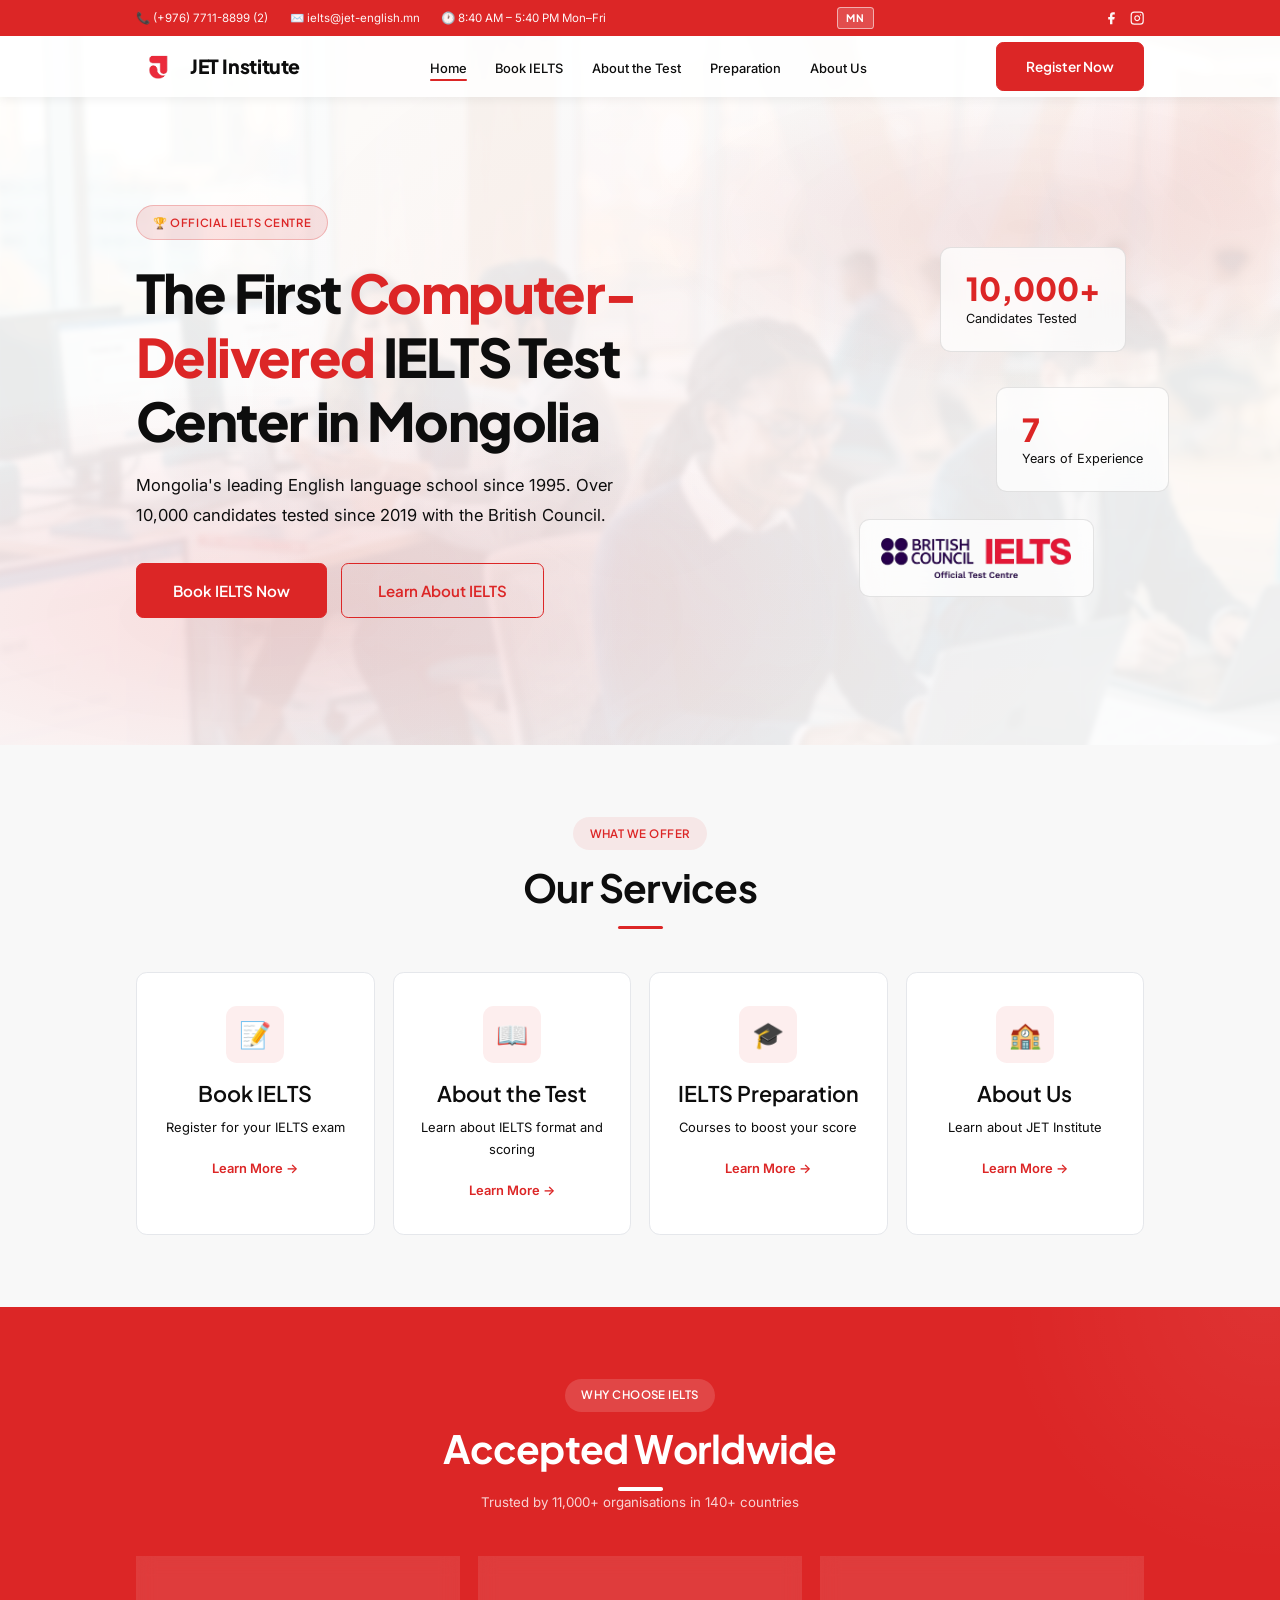
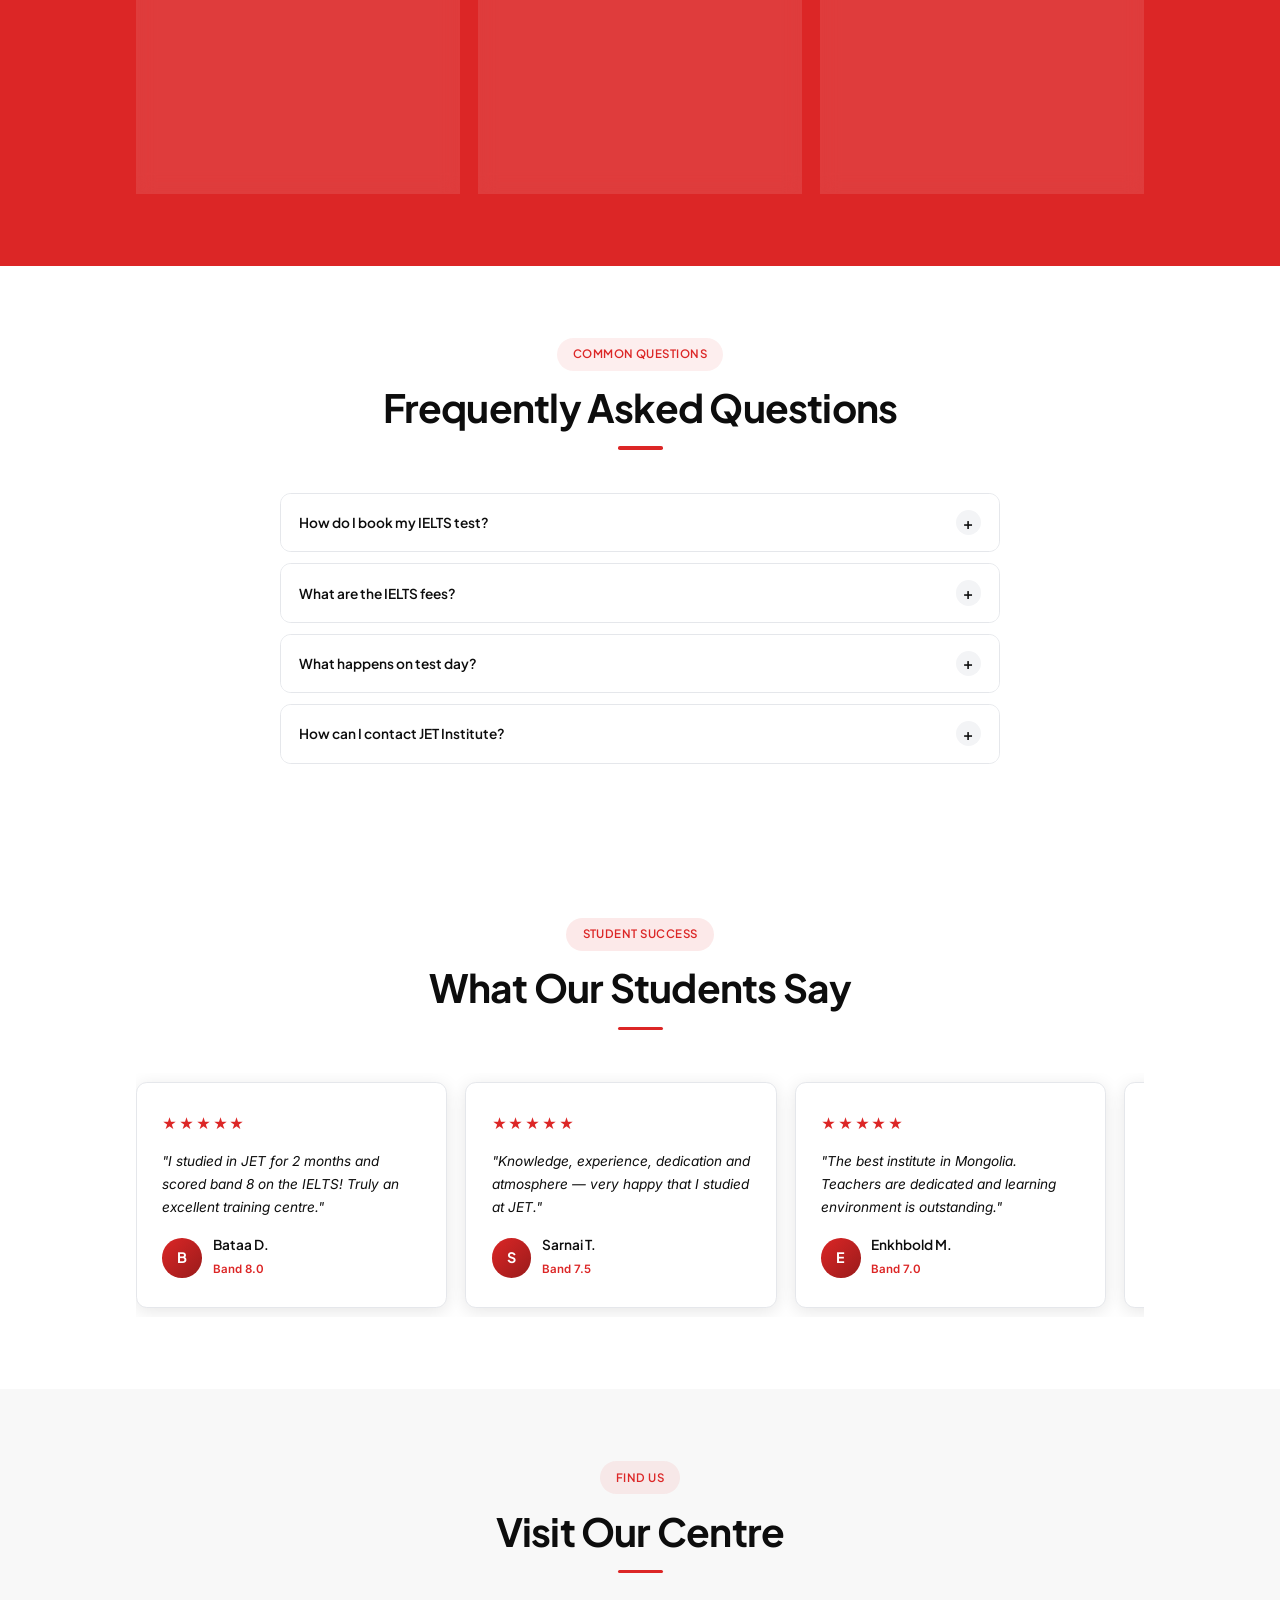
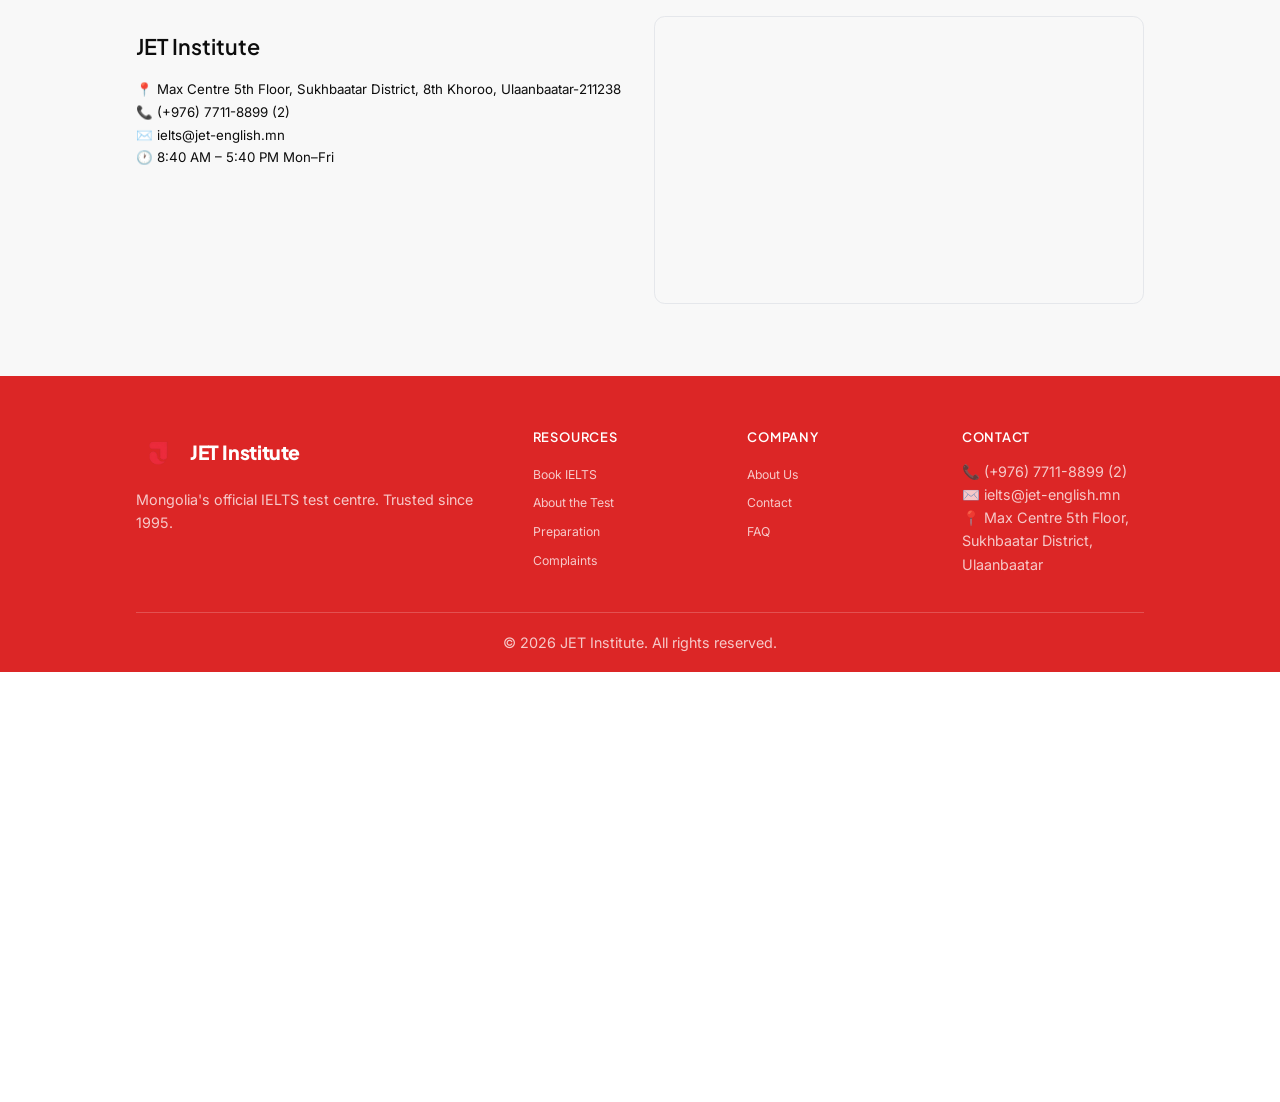
<file: index.html>
<!DOCTYPE html>
<html lang="en">
<head>
    <meta charset="UTF-8">
    <meta name="viewport" content="width=device-width, initial-scale=1.0">
    <title>JET Institute — Mongolia's Official IELTS Test Centre</title>
    <meta name="description" content="JET Institute is Mongolia's first computer-delivered IELTS test centre and official British Council partner. Book your IELTS test, view test dates, fees, and preparation resources.">
    <meta property="og:type" content="website">
    <meta property="og:site_name" content="JET Institute">
    <meta property="og:title" content="JET Institute — Mongolia's Official IELTS Test Centre">
    <meta property="og:description" content="JET Institute is Mongolia's first computer-delivered IELTS test centre and official British Council partner. Book your IELTS test, view test dates, fees, and preparation resources.">
    <meta property="og:url" content="https://jetinstitute.mn/">
    <meta property="og:image" content="https://jetinstitute.mn/images/Newlogo.png">
    <meta name="twitter:card" content="summary">
    <meta name="twitter:title" content="JET Institute — Mongolia's Official IELTS Test Centre">
    <meta name="twitter:description" content="JET Institute is Mongolia's first computer-delivered IELTS test centre and official British Council partner.">
    <meta name="twitter:image" content="https://jetinstitute.mn/images/Newlogo.png">
    <link rel="icon" type="image/png" sizes="32x32" href="images/Newlogo.png">
    <link rel="icon" type="image/png" sizes="16x16" href="images/Newlogo.png">
    <link rel="apple-touch-icon" sizes="180x180" href="images/Newlogo.png">
    <link rel="canonical" href="https://jetinstitute.mn/">
    <link rel="stylesheet" href="css/style.css">
</head>
<body>

    <!-- Top Contact Bar -->
    <div class="top-bar">
        <div class="container">
            <div class="top-bar-content">
                <span>📞 (+976) 7711-8899 (2)</span>
                <span>✉️ ielts@jet-english.mn</span>
                <span>🕐 8:40 AM – 5:40 PM Mon–Fri</span>
            </div>
            <button class="lang-toggle" id="lang-toggle" aria-label="Switch language">MN</button>
            <div class="top-bar-social">
                <a href="https://www.facebook.com/Jettestcenter" target="_blank" rel="noopener" aria-label="Facebook">
                    <svg width="16" height="16" viewBox="0 0 24 24" fill="currentColor"><path d="M18 2h-3a5 5 0 0 0-5 5v3H7v4h3v8h4v-8h3l1-4h-4V7a1 1 0 0 1 1-1h3z"/></svg>
                </a>
                <a href="https://www.instagram.com/ieltsofficial_jet/" target="_blank" rel="noopener" aria-label="Instagram">
                    <svg width="16" height="16" viewBox="0 0 24 24" fill="none" stroke="currentColor" stroke-width="2" stroke-linecap="round" stroke-linejoin="round"><rect x="2" y="2" width="20" height="20" rx="5" ry="5"/><path d="M16 11.37A4 4 0 1 1 12.63 8 4 4 0 0 1 16 11.37z"/><line x1="17.5" y1="6.5" x2="17.51" y2="6.5"/></svg>
                </a>
            </div>
        </div>
    </div>

    <!-- Navbar -->
    <header>
        <nav class="navbar">
            <div class="container">
                <div class="nav-content">
                    <a href="index.html" class="logo">
                        <img src="images/Newlogo.png" alt="JET Institute logo" class="logo-img">
                        JET Institute
                    </a>
                    <ul class="nav-links">
                        <li><a href="index.html" class="active" data-i18n="nav_home">Home</a></li>
                        <li><a href="book-ielts.html" data-i18n="nav_book">Book IELTS</a></li>
                        <li><a href="about-test.html" data-i18n="nav_test">About the Test</a></li>
                        <li><a href="preparation.html" data-i18n="nav_prep">Preparation</a></li>
                        <li><a href="about.html" data-i18n="nav_about">About Us</a></li>
                    </ul>
                    <a href="book-ielts.html" class="btn btn-primary nav-cta" data-i18n="nav_register">Register Now</a>
                    <button class="nav-hamburger" aria-label="Toggle navigation menu">
                        <span></span>
                        <span></span>
                        <span></span>
                    </button>
                </div>
            </div>
        </nav>

        <!-- Mobile Nav Overlay -->
        <div class="mobile-nav">
            <ul class="mobile-nav-links">
                <li><a href="index.html" class="active" data-i18n="nav_home">Home</a></li>
                <li><a href="book-ielts.html" data-i18n="nav_book">Book IELTS</a></li>
                <li><a href="about-test.html" data-i18n="nav_test">About the Test</a></li>
                <li><a href="preparation.html" data-i18n="nav_prep">Preparation</a></li>
                <li><a href="about.html" data-i18n="nav_about">About Us</a></li>
            </ul>
            <a href="book-ielts.html" class="btn btn-primary mobile-nav-cta" data-i18n="nav_register">Register Now</a>
        </div>
    </header>

    <main>

        <!-- Hero Section -->
        <section class="hero">
            <div class="hero-grid-pattern"></div>
            <div class="container">
                <div class="hero-content">
                    <div class="hero-bc-logo hero-bc-mobile">
                        <img src="images/BC LOGO.png" alt="British Council IELTS Test Centre — Official Logo">
                    </div>
                    <span class="hero-badge" data-i18n="hero_badge">🏆 Official IELTS Centre</span>
                    <h1>The First <span class="text-red">Computer-Delivered</span> IELTS Test Center in Mongolia</h1>
                    <p class="hero-description" data-i18n="hero_desc">Mongolia's leading English language school since 1995. Over 10,000 candidates tested since 2019 with the British Council.</p>
                    <div class="hero-buttons">
                        <a href="book-ielts.html" class="btn btn-primary btn-lg btn-mobile-full" data-i18n="hero_btn_book">Book IELTS Now</a>
                        <a href="about-test.html" class="btn btn-outline btn-lg btn-mobile-full" data-i18n="hero_btn_learn">Learn About IELTS</a>
                    </div>
                    <!-- Mobile stats row -->
                    <div class="hero-stats-mobile">
                        <div class="hero-stat-pill">
                            <span class="hero-stat-pill-num" data-counter="10000" data-suffix="+">0</span>
                            <span class="hero-stat-pill-label" data-i18n="hero_pill_candidates">Candidates</span>
                        </div>
                        <div class="hero-stat-pill">
                            <span class="hero-stat-pill-num" data-counter="7" data-suffix="">0</span>
                            <span class="hero-stat-pill-label" data-i18n="hero_pill_years">Years</span>
                        </div>
                        <div class="hero-stat-pill">
                            <span class="hero-stat-pill-num">✓</span>
                            <span class="hero-stat-pill-label" data-i18n="hero_pill_bc">British Council</span>
                        </div>
                    </div>
                </div>
                <!-- Floating stat cards (tablet/desktop) -->
                <div class="hero-float-cards">
                    <div class="hero-float-card float-card-bc">
                        <img src="images/BC LOGO.png" alt="British Council IELTS Test Centre" class="bc-float-img">
                    </div>
                    <div class="hero-float-card float-card-1">
                        <span class="hero-float-stat" data-counter="10000" data-suffix="+">0</span>
                        <span class="hero-float-label" data-i18n="hero_float_candidates">Candidates Tested</span>
                    </div>
                    <div class="hero-float-card float-card-2">
                        <span class="hero-float-stat" data-counter="7" data-suffix="">0</span>
                        <span class="hero-float-label" data-i18n="hero_float_years">Years of Experience</span>
                    </div>
                </div>
            </div>
        </section>

        <!-- Services Section -->
        <section class="services">
            <div class="container">
                <div class="section-header reveal">
                    <span class="section-badge" data-i18n="services_badge">What We Offer</span>
                    <h2 data-i18n="services_h2">Our Services</h2>
                    <div class="accent-line"></div>
                </div>
                <div class="services-grid reveal">
                    <a href="book-ielts.html" class="service-card" style="transition-delay: 0.1s">
                        <div class="service-icon">📝</div>
                        <h3 data-i18n="svc_book_h3">Book IELTS</h3>
                        <p data-i18n="svc_book_p">Register for your IELTS exam</p>
                        <span class="service-link" data-i18n="svc_learn_more">Learn More →</span>
                    </a>
                    <a href="about-test.html" class="service-card" style="transition-delay: 0.2s">
                        <div class="service-icon">📖</div>
                        <h3 data-i18n="svc_test_h3">About the Test</h3>
                        <p data-i18n="svc_test_p">Learn about IELTS format and scoring</p>
                        <span class="service-link" data-i18n="svc_learn_more">Learn More →</span>
                    </a>
                    <a href="preparation.html" class="service-card" style="transition-delay: 0.3s">
                        <div class="service-icon">🎓</div>
                        <h3 data-i18n="svc_prep_h3">IELTS Preparation</h3>
                        <p data-i18n="svc_prep_p">Courses to boost your score</p>
                        <span class="service-link" data-i18n="svc_learn_more">Learn More →</span>
                    </a>
                    <a href="about.html" class="service-card" style="transition-delay: 0.4s">
                        <div class="service-icon">🏫</div>
                        <h3 data-i18n="svc_about_h3">About Us</h3>
                        <p data-i18n="svc_about_p">Learn about JET Institute</p>
                        <span class="service-link" data-i18n="svc_learn_more">Learn More →</span>
                    </a>
                </div>
            </div>
        </section>

        <!-- Why IELTS Section -->
        <section class="why-ielts">
            <div class="container">
                <div class="section-header reveal">
                    <span class="section-badge" data-i18n="why_badge">Why Choose IELTS</span>
                    <h2 data-i18n="why_h2">Accepted Worldwide</h2>
                    <div class="accent-line"></div>
                    <p data-i18n="why_sub">Trusted by 11,000+ organisations in 140+ countries</p>
                </div>
                <div class="why-grid reveal">
                    <div class="why-card" style="transition-delay: 0.1s">
                        <div class="why-icon">🌍</div>
                        <h3 data-i18n="why_study_h3">Study Abroad</h3>
                        <p data-i18n="why_study_p">Open doors to universities worldwide with IELTS scores accepted across the globe.</p>
                    </div>
                    <div class="why-card" style="transition-delay: 0.2s">
                        <div class="why-icon">✈️</div>
                        <h3 data-i18n="why_migration_h3">Global Migration</h3>
                        <p data-i18n="why_migration_p">IELTS is the trusted test for immigration to Australia, Canada, New Zealand, and the UK.</p>
                    </div>
                    <div class="why-card" style="transition-delay: 0.3s">
                        <div class="why-icon">💼</div>
                        <h3 data-i18n="why_career_h3">Career Growth</h3>
                        <p data-i18n="why_career_p">Boost your career prospects with internationally recognised English proficiency.</p>
                    </div>
                </div>
            </div>
        </section>

        <!-- FAQ Section -->
        <section class="faq">
            <div class="container">
                <div class="section-header reveal">
                    <span class="section-badge" data-i18n="faq_badge">Common Questions</span>
                    <h2 data-i18n="faq_h2">Frequently Asked Questions</h2>
                    <div class="accent-line"></div>
                </div>
                <div class="faq-list reveal">
                    <div class="faq-item">
                        <button class="faq-question">
                            <span data-i18n="faq_q1">How do I book my IELTS test?</span>
                            <span class="faq-icon">+</span>
                        </button>
                        <div class="faq-answer">
                            <div class="faq-answer-inner" data-i18n-html="faq_a1">
                                <p>Register at <a href="https://ieltsregistration.britishcouncil.org/?organisation=JET" target="_blank" rel="noopener">ieltsregistration.britishcouncil.org</a>, then transfer 899,000 MNT to: <strong>Jettrack/ЖЭТТРАКК ХХК</strong> — TDB Account: 499 232 558 or Khaan Bank: 503 127 2734. Send payment proof + reference number to ielts@jet-english.mn within 24 hours.</p>
                            </div>
                        </div>
                    </div>
                    <div class="faq-item">
                        <button class="faq-question">
                            <span data-i18n="faq_q2">What are the IELTS fees?</span>
                            <span class="faq-icon">+</span>
                        </button>
                        <div class="faq-answer">
                            <div class="faq-answer-inner" data-i18n-html="faq_a2">
                                <ul>
                                    <li>Test Fee: 899,000 MNT</li>
                                    <li>Re-marking: 472,000 MNT</li>
                                    <li>Cancellation: 230,000 MNT</li>
                                    <li>Transfer: 230,000 MNT</li>
                                    <li>Extra TRF: 40,000 MNT</li>
                                </ul>
                            </div>
                        </div>
                    </div>
                    <div class="faq-item">
                        <button class="faq-question">
                            <span data-i18n="faq_q3">What happens on test day?</span>
                            <span class="faq-icon">+</span>
                        </button>
                        <div class="faq-answer">
                            <div class="faq-answer-inner" data-i18n-html="faq_a3">
                                <p>The test has four sections: Listening (30 min), Reading (1 hour), Writing (1 hour), and Speaking (15 min). Arrive at least 30 minutes before your scheduled time.</p>
                            </div>
                        </div>
                    </div>
                    <div class="faq-item">
                        <button class="faq-question">
                            <span data-i18n="faq_q4">How can I contact JET Institute?</span>
                            <span class="faq-icon">+</span>
                        </button>
                        <div class="faq-answer">
                            <div class="faq-answer-inner" data-i18n-html="faq_a4">
                                <p>Phone: (+976) 7711-8899 (2) (2) | Email: ielts@jet-english.mn | Hours: 8:40 AM – 5:40 PM Mon–Fri | Address: Max Centre 5th Floor, Sukhbaatar District, 8th Khoroo, Ulaanbaatar-211238</p>
                            </div>
                        </div>
                    </div>
                </div>
            </div>
        </section>

        <!-- Testimonials Section -->
        <section class="testimonials">
            <div class="container">
                <div class="section-header reveal">
                    <span class="section-badge" data-i18n="test_badge">Student Success</span>
                    <h2 data-i18n="test_h2">What Our Students Say</h2>
                    <div class="accent-line"></div>
                </div>
                <div class="testimonial-track reveal">
                    <div class="testimonial-card" style="transition-delay: 0.1s">
                        <div class="testimonial-stars">★★★★★</div>
                        <p class="testimonial-text">"I studied in JET for 2 months and scored band 8 on the IELTS! Truly an excellent training centre."</p>
                        <div class="testimonial-author">
                            <div class="testimonial-avatar">B</div>
                            <div class="testimonial-info">
                                <h4>Bataa D.</h4>
                                <span>Band 8.0</span>
                            </div>
                        </div>
                    </div>
                    <div class="testimonial-card" style="transition-delay: 0.2s">
                        <div class="testimonial-stars">★★★★★</div>
                        <p class="testimonial-text">"Knowledge, experience, dedication and atmosphere — very happy that I studied at JET."</p>
                        <div class="testimonial-author">
                            <div class="testimonial-avatar">S</div>
                            <div class="testimonial-info">
                                <h4>Sarnai T.</h4>
                                <span>Band 7.5</span>
                            </div>
                        </div>
                    </div>
                    <div class="testimonial-card" style="transition-delay: 0.3s">
                        <div class="testimonial-stars">★★★★★</div>
                        <p class="testimonial-text">"The best institute in Mongolia. Teachers are dedicated and learning environment is outstanding."</p>
                        <div class="testimonial-author">
                            <div class="testimonial-avatar">E</div>
                            <div class="testimonial-info">
                                <h4>Enkhbold M.</h4>
                                <span>Band 7.0</span>
                            </div>
                        </div>
                    </div>
                    <div class="testimonial-card" style="transition-delay: 0.4s">
                        <div class="testimonial-stars">★★★★★</div>
                        <p class="testimonial-text">"The practice tests and feedback from teachers were incredibly helpful."</p>
                        <div class="testimonial-author">
                            <div class="testimonial-avatar">O</div>
                            <div class="testimonial-info">
                                <h4>Oyunaa B.</h4>
                                <span>Band 7.5</span>
                            </div>
                        </div>
                    </div>
                    <div class="testimonial-card" style="transition-delay: 0.5s">
                        <div class="testimonial-stars">★★★★★</div>
                        <p class="testimonial-text">"The computer-delivered IELTS experience at JET was seamless. Facilities are world-class."</p>
                        <div class="testimonial-author">
                            <div class="testimonial-avatar">D</div>
                            <div class="testimonial-info">
                                <h4>Dorj S.</h4>
                                <span>Band 8.5</span>
                            </div>
                        </div>
                    </div>
                    <div class="testimonial-card" style="transition-delay: 0.6s">
                        <div class="testimonial-stars">★★★★☆</div>
                        <p class="testimonial-text">"The intensive course pushed me beyond my limits. Grateful for every lesson."</p>
                        <div class="testimonial-author">
                            <div class="testimonial-avatar">T</div>
                            <div class="testimonial-info">
                                <h4>Tuya G.</h4>
                                <span>Band 6.5</span>
                            </div>
                        </div>
                    </div>
                </div>
            </div>
        </section>

        <!-- Location Section -->
        <section class="location">
            <div class="container">
                <div class="section-header reveal">
                    <span class="section-badge" data-i18n="loc_badge">Find Us</span>
                    <h2 data-i18n="loc_h2">Visit Our Centre</h2>
                    <div class="accent-line"></div>
                </div>
                <div class="location-wrapper reveal">
                    <div class="location-info">
                        <h3>JET Institute</h3>
                        <p>📍 Max Centre 5th Floor, Sukhbaatar District, 8th Khoroo, Ulaanbaatar-211238</p>
                        <p>📞 (+976) 7711-8899 (2)</p>
                        <p>✉️ ielts@jet-english.mn</p>
                        <p>🕐 8:40 AM – 5:40 PM Mon–Fri</p>
                    </div>
                    <div class="map-container">
                        <iframe src="https://www.google.com/maps/embed?pb=!1m18!1m12!1m3!1d673.6!2d106.925142!3d47.9183666!2m3!1f0!2f0!3f0!3m2!1i1024!2i768!4f13.1!3m3!1m2!1s0x5d9693001af90d91%3A0xc7d1c8880bf1b4db!2sJET+Test+Center!5e0!3m2!1sen!2smn!4v1699000000000!5m2!1sen!2smn" allowfullscreen="" loading="lazy" referrerpolicy="no-referrer-when-downgrade" title="JET Institute location — Max Centre 5th Floor, Sukhbaatar District, Ulaanbaatar"></iframe>
                    </div>
                </div>
            </div>
        </section>

    </main>

    <!-- Footer -->
    <footer class="footer">
        <div class="container">
            <div class="footer-grid">
                <div class="footer-brand">
                    <a href="index.html" class="logo">
                        <img src="images/Newlogo.png" alt="JET Institute logo" class="logo-img">
                        JET Institute
                    </a>
                    <pdata-i18n="footer_tagline">Mongolia's official IELTS test centre. Trusted since 1995.</p>
                </div>
                <div class="footer-column">
                    <h4 data-i18n="footer_resources">Resources</h4>
                    <ul>
                        <li><a href="book-ielts.html" data-i18n="nav_book">Book IELTS</a></li>
                        <li><a href="about-test.html" data-i18n="nav_test">About the Test</a></li>
                        <li><a href="preparation.html" data-i18n="nav_prep">Preparation</a></li>
                        <li><a href="https://ielts.org/legal/complaints-procedure" target="_blank" rel="noopener"data-i18n="footer_link_complaints">Complaints</a></li>
                    </ul>
                </div>
                <div class="footer-column">
                    <h4 data-i18n="footer_company">Company</h4>
                    <ul>
                        <li><a href="about.html" data-i18n="nav_about">About Us</a></li>
                        <li><a href="about.html#contact" data-i18n="footer_link_contact">Contact</a></li>
                        <li><a href="#faq">FAQ</a></li>
                    </ul>
                </div>
                <div class="footer-column">
                    <h4 data-i18n="footer_contact_col">Contact</h4>
                    <ul>
                        <li>📞 (+976) 7711-8899 (2)</li>
                        <li>✉️ ielts@jet-english.mn</li>
                        <li>📍 Max Centre 5th Floor, Sukhbaatar District, Ulaanbaatar</li>
                    </ul>
                </div>
            </div>
            <div class="footer-bottom">
                <pdata-i18n="footer_copyright">&copy; 2026 JET Institute. All rights reserved.</p>
            </div>
        </div>
    </footer>

    <!-- Back to Top -->
    <button class="back-to-top" aria-label="Back to top">↑</button>

    <script src="js/translations.js"></script>
    <script src="js/main.js"></script>
    <script>
    (function(){if(!window.chatbase||window.chatbase("getState")!=="initialized"){window.chatbase=(...arguments)=>{if(!window.chatbase.q){window.chatbase.q=[]}window.chatbase.q.push(arguments)};window.chatbase=new Proxy(window.chatbase,{get(target,prop){if(prop==="q"){return target.q}return(...args)=>target(prop,...args)}})}const onLoad=function(){const script=document.createElement("script");script.src="https://www.chatbase.co/embed.min.js";script.id="ytJWlCoYUFz3FrdeQ30_n";script.domain="www.chatbase.co";document.body.appendChild(script)};if(document.readyState==="complete"){onLoad()}else{window.addEventListener("load",onLoad)}})();
    </script>
</body>
</html>
</file>
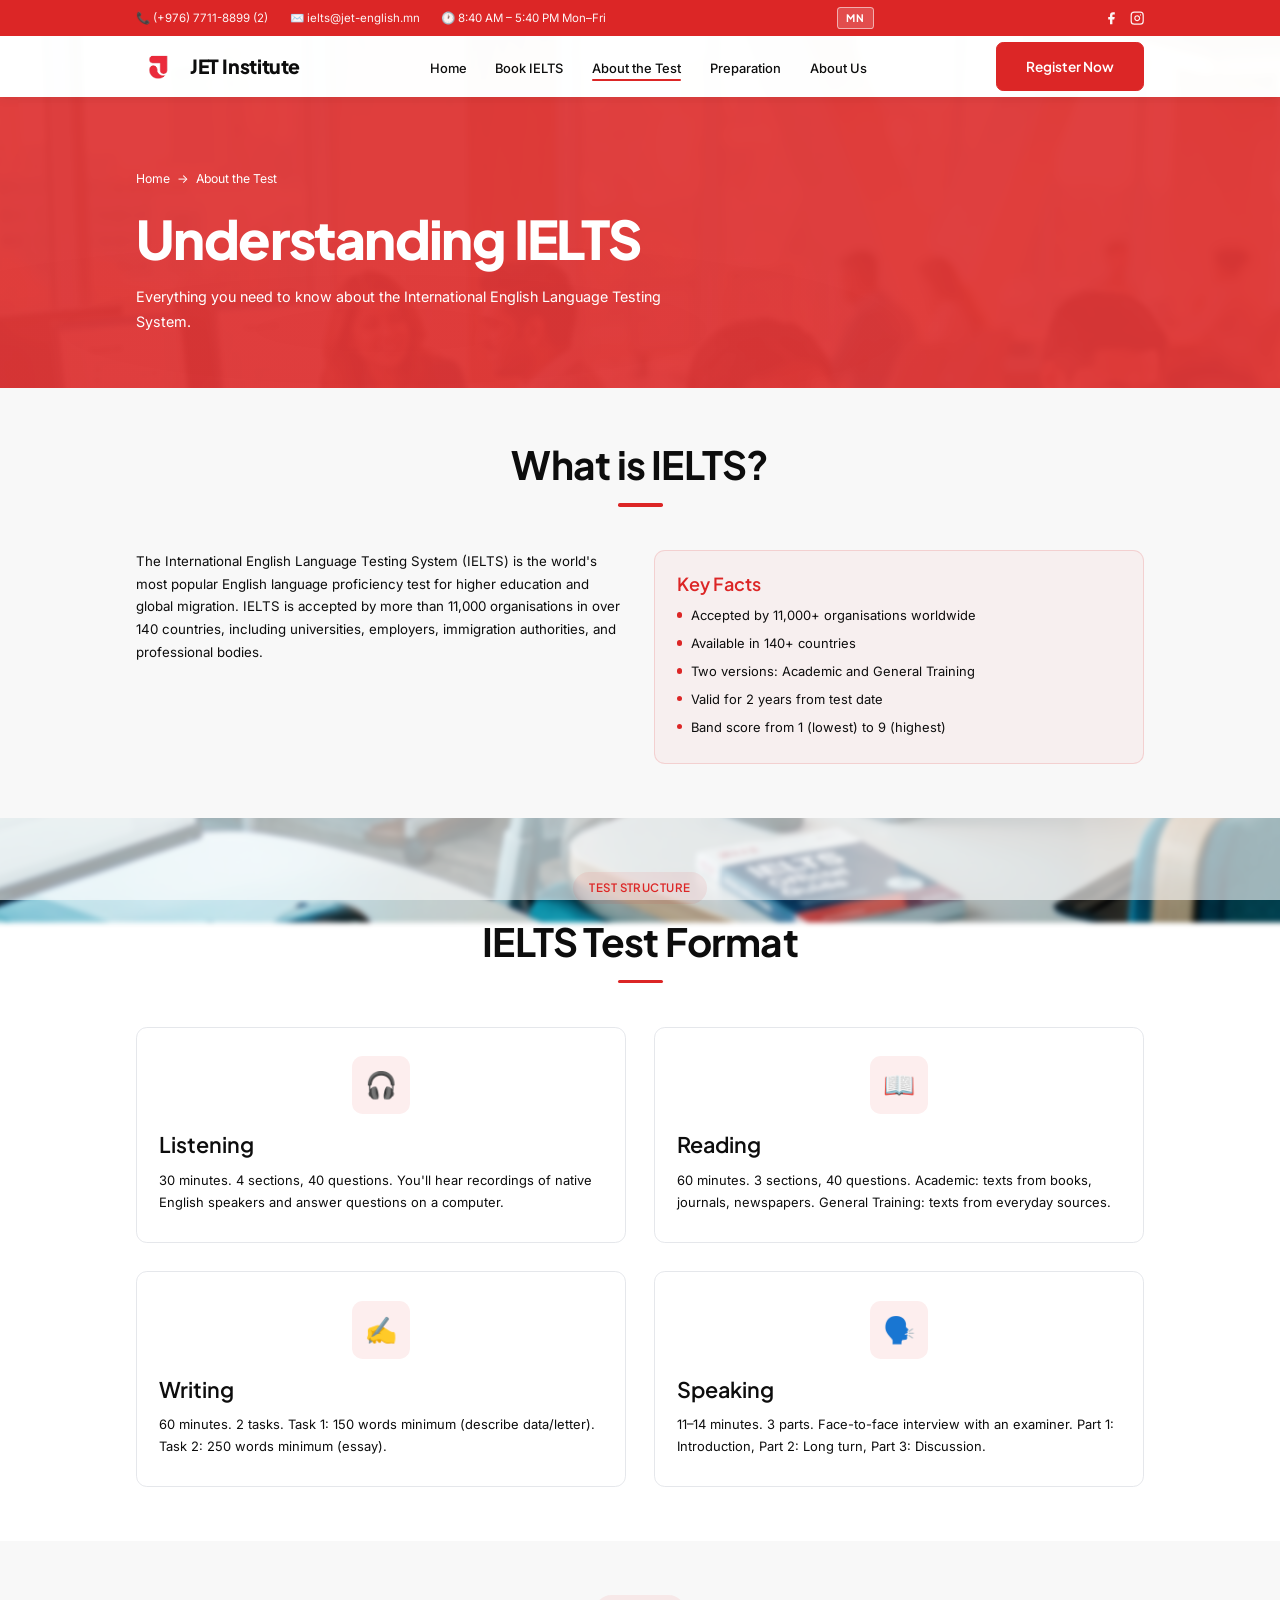
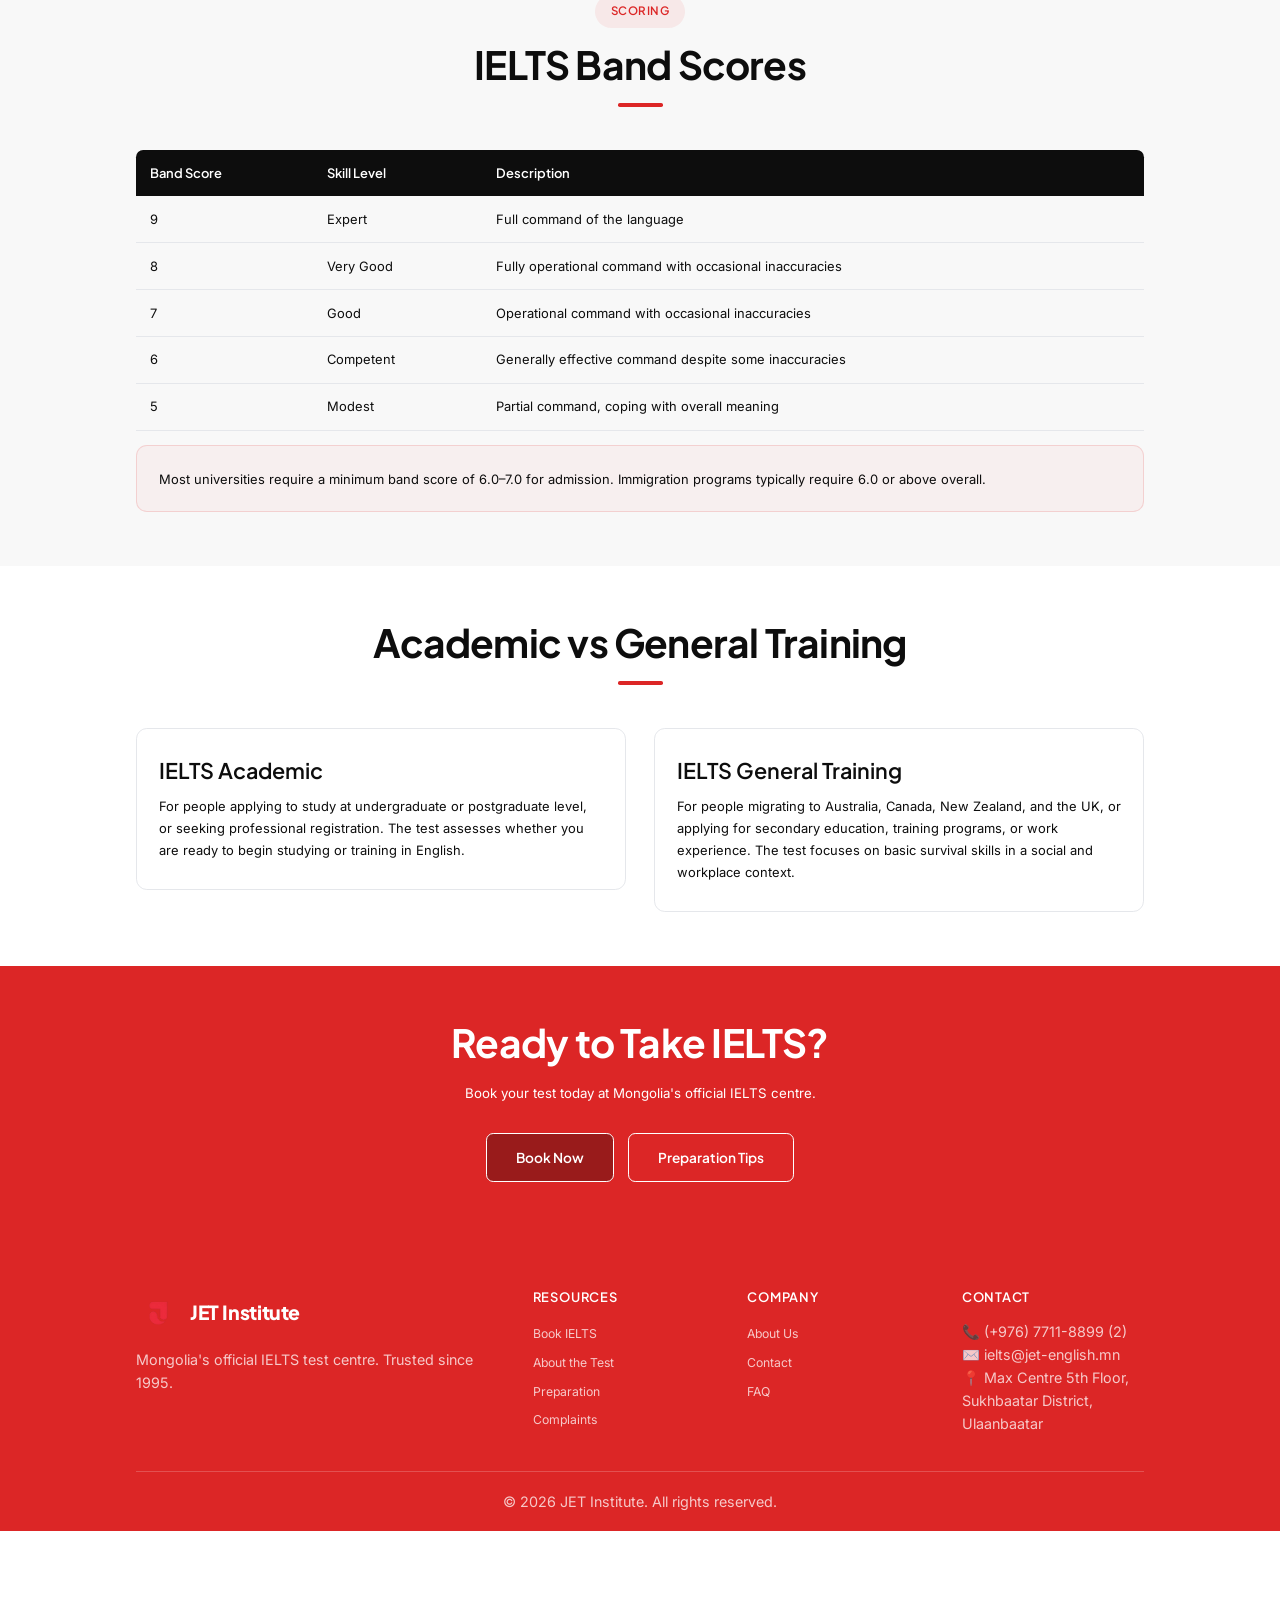
<file: about-test.html>
<!DOCTYPE html>
<html lang="en">
<head>
    <meta charset="UTF-8">
    <meta name="viewport" content="width=device-width, initial-scale=1.0">
    <title>About the Test — JET Institute</title>
    <meta name="description" content="Learn about the IELTS test format, band scores, and the difference between Academic and General Training. Everything you need to know before taking IELTS in Mongolia.">
    <meta property="og:type" content="website">
    <meta property="og:site_name" content="JET Institute">
    <meta property="og:title" content="About the Test — JET Institute">
    <meta property="og:description" content="Learn about the IELTS test format, band scores, and the difference between Academic and General Training. Everything you need to know before taking IELTS in Mongolia.">
    <meta property="og:url" content="https://jetinstitute.mn/about-test.html">
    <meta property="og:image" content="https://jetinstitute.mn/images/Newlogo.png">
    <meta name="twitter:card" content="summary">
    <meta name="twitter:title" content="About the Test — JET Institute">
    <meta name="twitter:description" content="Learn about the IELTS test format, band scores, and Academic vs General Training at JET Institute, Mongolia.">
    <meta name="twitter:image" content="https://jetinstitute.mn/images/Newlogo.png">
    <link rel="icon" type="image/png" sizes="32x32" href="images/Newlogo.png">
    <link rel="icon" type="image/png" sizes="16x16" href="images/Newlogo.png">
    <link rel="apple-touch-icon" sizes="180x180" href="images/Newlogo.png">
    <link rel="canonical" href="https://jetinstitute.mn/about-test.html">
    <link rel="stylesheet" href="css/style.css">
</head>
<body>

    <!-- Top Contact Bar -->
    <div class="top-bar">
        <div class="container">
            <div class="top-bar-content">
                <span>📞 (+976) 7711-8899 (2)</span>
                <span>✉️ ielts@jet-english.mn</span>
                <span>🕐 8:40 AM – 5:40 PM Mon–Fri</span>
            </div>
            <button class="lang-toggle" id="lang-toggle" aria-label="Switch language">MN</button>
            <div class="top-bar-social">
                <a href="https://www.facebook.com/Jettestcenter" target="_blank" rel="noopener" aria-label="Facebook">
                    <svg width="16" height="16" viewBox="0 0 24 24" fill="currentColor"><path d="M18 2h-3a5 5 0 0 0-5 5v3H7v4h3v8h4v-8h3l1-4h-4V7a1 1 0 0 1 1-1h3z"/></svg>
                </a>
                <a href="https://www.instagram.com/ieltsofficial_jet/" target="_blank" rel="noopener" aria-label="Instagram">
                    <svg width="16" height="16" viewBox="0 0 24 24" fill="none" stroke="currentColor" stroke-width="2" stroke-linecap="round" stroke-linejoin="round"><rect x="2" y="2" width="20" height="20" rx="5" ry="5"/><path d="M16 11.37A4 4 0 1 1 12.63 8 4 4 0 0 1 16 11.37z"/><line x1="17.5" y1="6.5" x2="17.51" y2="6.5"/></svg>
                </a>
            </div>
        </div>
    </div>

    <!-- Navbar -->
    <header>
        <nav class="navbar">
            <div class="container">
                <div class="nav-content">
                    <a href="index.html" class="logo">
                        <img src="images/Newlogo.png" alt="JET Institute logo" class="logo-img">
                        JET Institute
                    </a>
                    <ul class="nav-links">
                        <li><a href="index.html" data-i18n="nav_home">Home</a></li>
                        <li><a href="book-ielts.html" data-i18n="nav_book">Book IELTS</a></li>
                        <li><a href="about-test.html" class="active" data-i18n="nav_test">About the Test</a></li>
                        <li><a href="preparation.html" data-i18n="nav_prep">Preparation</a></li>
                        <li><a href="about.html" data-i18n="nav_about">About Us</a></li>
                    </ul>
                    <a href="book-ielts.html" class="btn btn-primary nav-cta" data-i18n="nav_register">Register Now</a>
                    <button class="nav-hamburger" aria-label="Toggle navigation menu">
                        <span></span>
                        <span></span>
                        <span></span>
                    </button>
                </div>
            </div>
        </nav>

        <!-- Mobile Nav Overlay -->
        <div class="mobile-nav">
            <ul class="mobile-nav-links">
                <li><a href="index.html" data-i18n="nav_home">Home</a></li>
                <li><a href="book-ielts.html" data-i18n="nav_book">Book IELTS</a></li>
                <li><a href="about-test.html" class="active" data-i18n="nav_test">About the Test</a></li>
                <li><a href="preparation.html" data-i18n="nav_prep">Preparation</a></li>
                <li><a href="about.html" data-i18n="nav_about">About Us</a></li>
            </ul>
            <a href="book-ielts.html" class="btn btn-primary mobile-nav-cta" data-i18n="nav_register">Register Now</a>
        </div>
    </header>

    <main>

        <!-- Page Hero -->
        <section class="page-hero">
            <div class="container">
                <nav class="breadcrumb" aria-label="Breadcrumb">
                    <a href="index.html" data-i18n="nav_home">Home</a>
                    <span>→</span>
                    <span>About the Test</span>
                </nav>
                <h1 data-i18n="abt_hero_h1">Understanding IELTS</h1>
                <p>Everything you need to know about the International English Language Testing System.</p>
            </div>
        </section>

        <!-- What is IELTS Section -->
        <section class="content-section">
            <div class="container">
                <div class="section-header reveal">
                    <h2 data-i18n="abt_what_h2">What is IELTS?</h2>
                    <div class="accent-line"></div>
                </div>
                <div class="content-grid reveal">
                    <div>
                        <p data-i18n="abt_what_p">The International English Language Testing System (IELTS) is the world's most popular English language proficiency test for higher education and global migration. IELTS is accepted by more than 11,000 organisations in over 140 countries, including universities, employers, immigration authorities, and professional bodies.</p>
                    </div>
                    <div class="info-box">
                        <h4 data-i18n="abt_facts_h4">Key Facts</h4>
                        <ul>
                            <li data-i18n="abt_fact1">Accepted by 11,000+ organisations worldwide</li>
                            <li data-i18n="abt_fact2">Available in 140+ countries</li>
                            <li data-i18n="abt_fact3">Two versions: Academic and General Training</li>
                            <li data-i18n="abt_fact4">Valid for 2 years from test date</li>
                            <li data-i18n="abt_fact5">Band score from 1 (lowest) to 9 (highest)</li>
                        </ul>
                    </div>
                </div>
            </div>
        </section>

        <!-- Test Format Section -->
        <section class="content-section">
            <div class="container">
                <div class="section-header reveal">
                    <span class="section-badge" data-i18n="abt_fmt_badge">Test Structure</span>
                    <h2 data-i18n="abt_fmt_h2">IELTS Test Format</h2>
                    <div class="accent-line"></div>
                </div>
                <div class="content-grid reveal">
                    <div class="content-card" style="transition-delay: 0.1s">
                        <div class="service-icon">🎧</div>
                        <h3 data-i18n="abt_listening_h3">Listening</h3>
                        <p data-i18n="abt_listening_p">30 minutes. 4 sections, 40 questions. You'll hear recordings of native English speakers and answer questions on a computer.</p>
                    </div>
                    <div class="content-card" style="transition-delay: 0.2s">
                        <div class="service-icon">📖</div>
                        <h3 data-i18n="abt_reading_h3">Reading</h3>
                        <p data-i18n="abt_reading_p">60 minutes. 3 sections, 40 questions. Academic: texts from books, journals, newspapers. General Training: texts from everyday sources.</p>
                    </div>
                    <div class="content-card" style="transition-delay: 0.3s">
                        <div class="service-icon">✍️</div>
                        <h3 data-i18n="abt_writing_h3">Writing</h3>
                        <p data-i18n="abt_writing_p">60 minutes. 2 tasks. Task 1: 150 words minimum (describe data/letter). Task 2: 250 words minimum (essay).</p>
                    </div>
                    <div class="content-card" style="transition-delay: 0.4s">
                        <div class="service-icon">🗣️</div>
                        <h3 data-i18n="abt_speaking_h3">Speaking</h3>
                        <p data-i18n="abt_speaking_p">11–14 minutes. 3 parts. Face-to-face interview with an examiner. Part 1: Introduction, Part 2: Long turn, Part 3: Discussion.</p>
                    </div>
                </div>
            </div>
        </section>

        <!-- Scoring Section -->
        <section class="content-section">
            <div class="container">
                <div class="section-header reveal">
                    <span class="section-badge" data-i18n="abt_score_badge">Scoring</span>
                    <h2 data-i18n="abt_score_h2">IELTS Band Scores</h2>
                    <div class="accent-line"></div>
                </div>
                <div class="reveal">
                    <table class="price-table">
                        <thead>
                            <tr>
                                <th data-i18n="abt_th_band">Band Score</th>
                                <th data-i18n="abt_th_level">Skill Level</th>
                                <th data-i18n="abt_th_desc">Description</th>
                            </tr>
                        </thead>
                        <tbody>
                            <tr>
                                <td>9</td>
                                <td data-i18n="abt_band9">Expert</td>
                                <td data-i18n="abt_band9d">Full command of the language</td>
                            </tr>
                            <tr>
                                <td>8</td>
                                <td data-i18n="abt_band8">Very Good</td>
                                <td data-i18n="abt_band8d">Fully operational command with occasional inaccuracies</td>
                            </tr>
                            <tr>
                                <td>7</td>
                                <td data-i18n="abt_band7">Good</td>
                                <td data-i18n="abt_band7d">Operational command with occasional inaccuracies</td>
                            </tr>
                            <tr>
                                <td>6</td>
                                <td data-i18n="abt_band6">Competent</td>
                                <td data-i18n="abt_band6d">Generally effective command despite some inaccuracies</td>
                            </tr>
                            <tr>
                                <td>5</td>
                                <td data-i18n="abt_band5">Modest</td>
                                <td data-i18n="abt_band5d">Partial command, coping with overall meaning</td>
                            </tr>
                        </tbody>
                    </table>
                    <div class="info-box">
                        <p data-i18n="abt_score_note">Most universities require a minimum band score of 6.0–7.0 for admission. Immigration programs typically require 6.0 or above overall.</p>
                    </div>
                </div>
            </div>
        </section>

        <!-- Academic vs General Training Section -->
        <section class="content-section">
            <div class="container">
                <div class="section-header reveal">
                    <h2 data-i18n="abt_acgen_h2">Academic vs General Training</h2>
                    <div class="accent-line"></div>
                </div>
                <div class="content-grid reveal">
                    <div class="content-card" style="transition-delay: 0.1s">
                        <h3 data-i18n="abt_academic_h3">IELTS Academic</h3>
                        <p data-i18n="abt_academic_p">For people applying to study at undergraduate or postgraduate level, or seeking professional registration. The test assesses whether you are ready to begin studying or training in English.</p>
                    </div>
                    <div class="content-card" style="transition-delay: 0.2s">
                        <h3 data-i18n="abt_general_h3">IELTS General Training</h3>
                        <p data-i18n="abt_general_p">For people migrating to Australia, Canada, New Zealand, and the UK, or applying for secondary education, training programs, or work experience. The test focuses on basic survival skills in a social and workplace context.</p>
                    </div>
                </div>
            </div>
        </section>

        <!-- CTA Banner -->
        <section class="cta-banner">
            <div class="container">
                <h2 data-i18n="abt_cta_h2">Ready to Take IELTS?</h2>
                <p data-i18n="abt_cta_p">Book your test today at Mongolia's official IELTS centre.</p>
                <div class="cta-buttons">
                    <a href="https://ieltsregistration.britishcouncil.org/?organisation=JET" class="btn btn-primary" target="_blank" rel="noopener"data-i18n="abt_cta_book">Book Now</a>
                    <a href="preparation.html" class="btn btn-outline"data-i18n="abt_cta_prep">Preparation Tips</a>
                </div>
            </div>
        </section>

    </main>

    <!-- Footer -->
    <footer class="footer">
        <div class="container">
            <div class="footer-grid">
                <div class="footer-brand">
                    <a href="index.html" class="logo">
                        <img src="images/Newlogo.png" alt="JET Institute logo" class="logo-img">
                        JET Institute
                    </a>
                    <pdata-i18n="footer_tagline">Mongolia's official IELTS test centre. Trusted since 1995.</p>
                </div>
                <div class="footer-column">
                    <h4 data-i18n="footer_resources">Resources</h4>
                    <ul>
                        <li><a href="book-ielts.html" data-i18n="nav_book">Book IELTS</a></li>
                        <li><a href="about-test.html" data-i18n="nav_test">About the Test</a></li>
                        <li><a href="preparation.html" data-i18n="nav_prep">Preparation</a></li>
                        <li><a href="https://ielts.org/legal/complaints-procedure" target="_blank" rel="noopener"data-i18n="footer_link_complaints">Complaints</a></li>
                    </ul>
                </div>
                <div class="footer-column">
                    <h4 data-i18n="footer_company">Company</h4>
                    <ul>
                        <li><a href="about.html" data-i18n="nav_about">About Us</a></li>
                        <li><a href="about.html#contact" data-i18n="footer_link_contact">Contact</a></li>
                        <li><a href="index.html#faq">FAQ</a></li>
                    </ul>
                </div>
                <div class="footer-column">
                    <h4 data-i18n="footer_contact_col">Contact</h4>
                    <ul>
                        <li>📞 (+976) 7711-8899 (2)</li>
                        <li>✉️ ielts@jet-english.mn</li>
                        <li>📍 Max Centre 5th Floor, Sukhbaatar District, Ulaanbaatar</li>
                    </ul>
                </div>
            </div>
            <div class="footer-bottom">
                <pdata-i18n="footer_copyright">&copy; 2026 JET Institute. All rights reserved.</p>
            </div>
        </div>
    </footer>

    <!-- Back to Top -->
    <button class="back-to-top" aria-label="Back to top">↑</button>

    <script src="js/translations.js"></script>
    <script src="js/main.js"></script>
    <script>
    (function(){if(!window.chatbase||window.chatbase("getState")!=="initialized"){window.chatbase=(...arguments)=>{if(!window.chatbase.q){window.chatbase.q=[]}window.chatbase.q.push(arguments)};window.chatbase=new Proxy(window.chatbase,{get(target,prop){if(prop==="q"){return target.q}return(...args)=>target(prop,...args)}})}const onLoad=function(){const script=document.createElement("script");script.src="https://www.chatbase.co/embed.min.js";script.id="ytJWlCoYUFz3FrdeQ30_n";script.domain="www.chatbase.co";document.body.appendChild(script)};if(document.readyState==="complete"){onLoad()}else{window.addEventListener("load",onLoad)}})();
    </script>
</body>
</html>
</file>
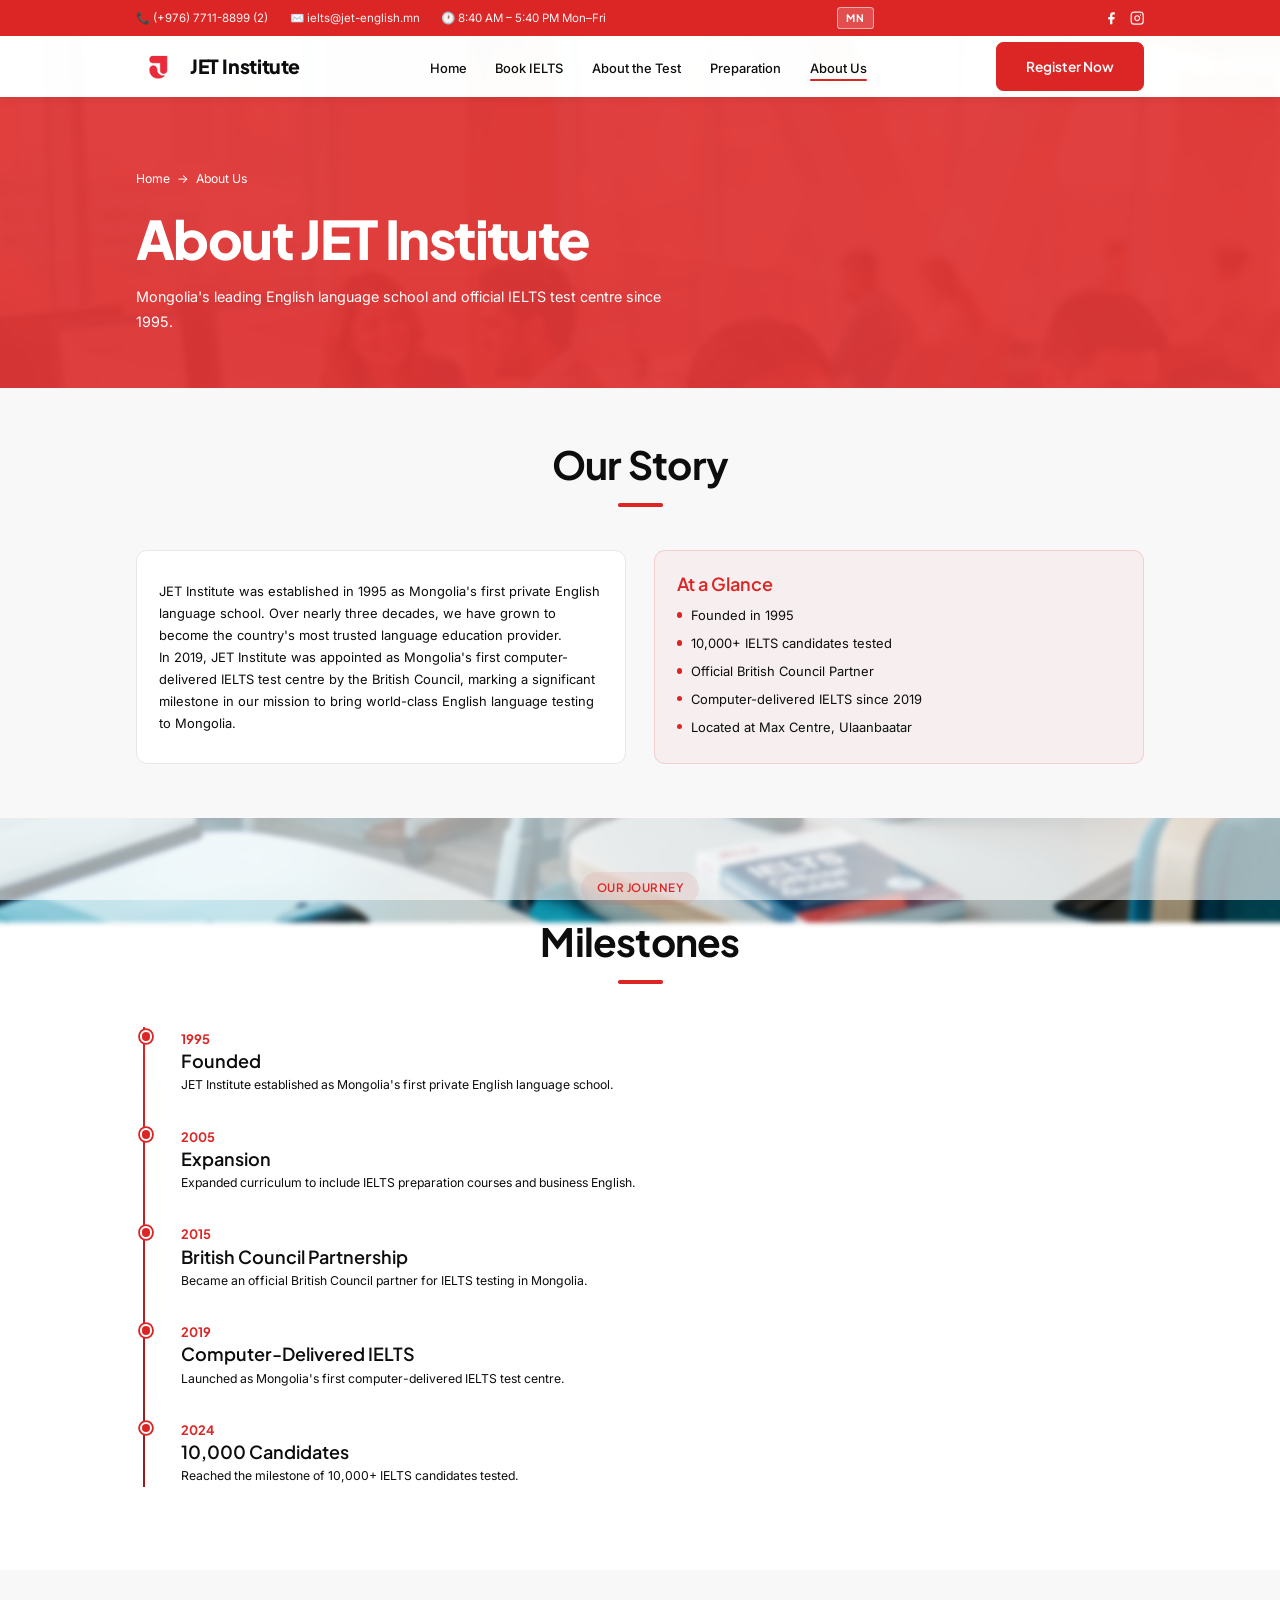
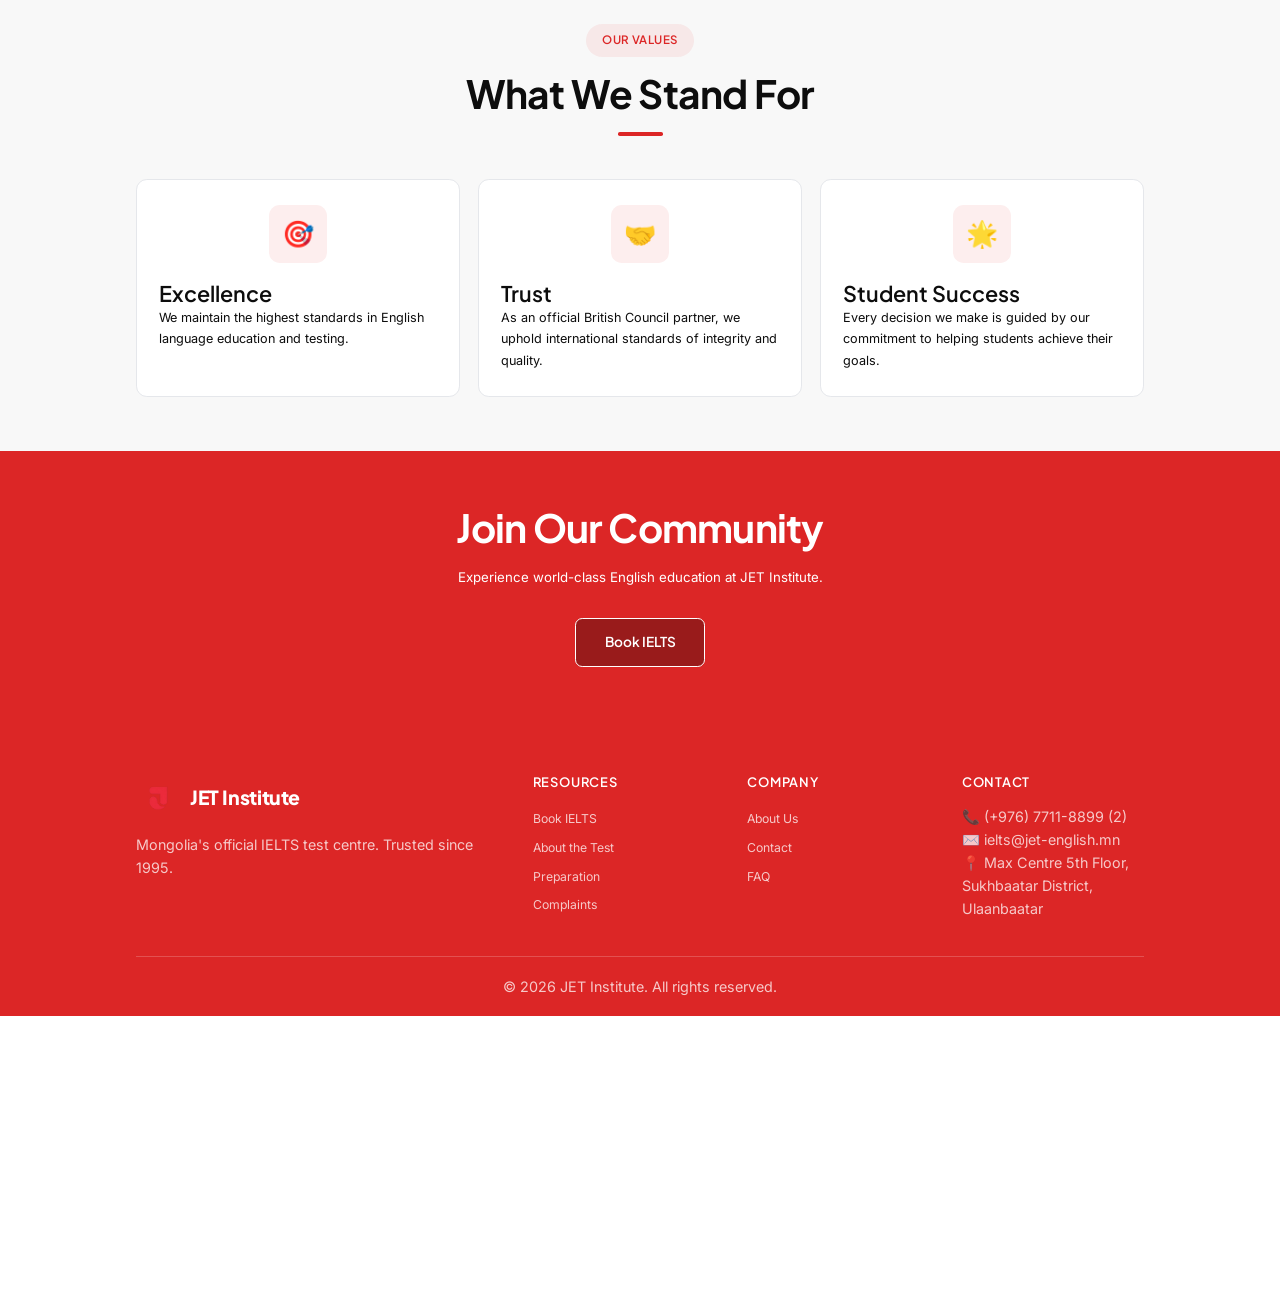
<file: about.html>
<!DOCTYPE html>
<html lang="en">
<head>
    <meta charset="UTF-8">
    <meta name="viewport" content="width=device-width, initial-scale=1.0">
    <title>About Us — JET Institute</title>
    <meta name="description" content="JET Institute is Mongolia's leading English language school and official IELTS test centre, established in 1995 and an official British Council partner since 2015.">
    <meta property="og:type" content="website">
    <meta property="og:site_name" content="JET Institute">
    <meta property="og:title" content="About Us — JET Institute">
    <meta property="og:description" content="JET Institute is Mongolia's leading English language school and official IELTS test centre, established in 1995 and an official British Council partner since 2015.">
    <meta property="og:url" content="https://jetinstitute.mn/about.html">
    <meta property="og:image" content="https://jetinstitute.mn/images/Newlogo.png">
    <meta name="twitter:card" content="summary">
    <meta name="twitter:title" content="About Us — JET Institute">
    <meta name="twitter:description" content="Mongolia's leading English language school and official IELTS test centre since 1995.">
    <meta name="twitter:image" content="https://jetinstitute.mn/images/Newlogo.png">
    <link rel="icon" type="image/png" sizes="32x32" href="images/Newlogo.png">
    <link rel="icon" type="image/png" sizes="16x16" href="images/Newlogo.png">
    <link rel="apple-touch-icon" sizes="180x180" href="images/Newlogo.png">
    <link rel="canonical" href="https://jetinstitute.mn/about.html">
    <link rel="stylesheet" href="css/style.css">
</head>
<body>

    <!-- Top Contact Bar -->
    <div class="top-bar">
        <div class="container">
            <div class="top-bar-content">
                <span>📞 (+976) 7711-8899 (2)</span>
                <span>✉️ ielts@jet-english.mn</span>
                <span>🕐 8:40 AM – 5:40 PM Mon–Fri</span>
            </div>
            <button class="lang-toggle" id="lang-toggle" aria-label="Switch language">MN</button>
            <div class="top-bar-social">
                <a href="https://www.facebook.com/Jettestcenter" target="_blank" rel="noopener" aria-label="Facebook">
                    <svg width="16" height="16" viewBox="0 0 24 24" fill="currentColor"><path d="M18 2h-3a5 5 0 0 0-5 5v3H7v4h3v8h4v-8h3l1-4h-4V7a1 1 0 0 1 1-1h3z"/></svg>
                </a>
                <a href="https://www.instagram.com/ieltsofficial_jet/" target="_blank" rel="noopener" aria-label="Instagram">
                    <svg width="16" height="16" viewBox="0 0 24 24" fill="none" stroke="currentColor" stroke-width="2" stroke-linecap="round" stroke-linejoin="round"><rect x="2" y="2" width="20" height="20" rx="5" ry="5"/><path d="M16 11.37A4 4 0 1 1 12.63 8 4 4 0 0 1 16 11.37z"/><line x1="17.5" y1="6.5" x2="17.51" y2="6.5"/></svg>
                </a>
            </div>
        </div>
    </div>

    <!-- Navbar -->
    <header>
        <nav class="navbar">
            <div class="container">
                <div class="nav-content">
                    <a href="index.html" class="logo">
                        <img src="images/Newlogo.png" alt="JET Institute logo" class="logo-img">
                        JET Institute
                    </a>
                    <ul class="nav-links">
                        <li><a href="index.html" data-i18n="nav_home">Home</a></li>
                        <li><a href="book-ielts.html" data-i18n="nav_book">Book IELTS</a></li>
                        <li><a href="about-test.html" data-i18n="nav_test">About the Test</a></li>
                        <li><a href="preparation.html" data-i18n="nav_prep">Preparation</a></li>
                        <li><a href="about.html" class="active" data-i18n="nav_about">About Us</a></li>
                    </ul>
                    <a href="book-ielts.html" class="btn btn-primary nav-cta" data-i18n="nav_register">Register Now</a>
                    <button class="nav-hamburger" aria-label="Toggle navigation menu">
                        <span></span>
                        <span></span>
                        <span></span>
                    </button>
                </div>
            </div>
        </nav>

        <!-- Mobile Nav Overlay -->
        <div class="mobile-nav">
            <ul class="mobile-nav-links">
                <li><a href="index.html" data-i18n="nav_home">Home</a></li>
                <li><a href="book-ielts.html" data-i18n="nav_book">Book IELTS</a></li>
                <li><a href="about-test.html" data-i18n="nav_test">About the Test</a></li>
                <li><a href="preparation.html" data-i18n="nav_prep">Preparation</a></li>
                <li><a href="about.html" class="active" data-i18n="nav_about">About Us</a></li>
            </ul>
            <a href="book-ielts.html" class="btn btn-primary mobile-nav-cta" data-i18n="nav_register">Register Now</a>
        </div>
    </header>

    <main>

        <!-- Page Hero -->
        <section class="page-hero">
            <div class="container">
                <nav class="breadcrumb" aria-label="Breadcrumb">
                    <a href="index.html" data-i18n="nav_home">Home</a>
                    <span>→</span>
                    <span>About Us</span>
                </nav>
                <h1 data-i18n="about_hero_h1">About JET Institute</h1>
                <p data-i18n="about_hero_p">Mongolia's leading English language school and official IELTS test centre since 1995.</p>
            </div>
        </section>

        <!-- About Section -->
        <section class="content-section">
            <div class="container">
                <div class="section-header reveal">
                    <h2 data-i18n="about_story_h2">Our Story</h2>
                    <div class="accent-line"></div>
                </div>
                <div class="content-grid reveal">
                    <div class="content-card">
                        <p data-i18n="about_p1">JET Institute was established in 1995 as Mongolia's first private English language school. Over nearly three decades, we have grown to become the country's most trusted language education provider.</p>
                        <p data-i18n="about_p2">In 2019, JET Institute was appointed as Mongolia's first computer-delivered IELTS test centre by the British Council, marking a significant milestone in our mission to bring world-class English language testing to Mongolia.</p>
                    </div>
                    <div class="info-box">
                        <h4 data-i18n="about_glance_h4">At a Glance</h4>
                        <ul>
                            <li data-i18n="about_g1">Founded in 1995</li>
                            <li data-i18n="about_g2">10,000+ IELTS candidates tested</li>
                            <li data-i18n="about_g3">Official British Council Partner</li>
                            <li data-i18n="about_g4">Computer-delivered IELTS since 2019</li>
                            <li data-i18n="about_g5">Located at Max Centre, Ulaanbaatar</li>
                        </ul>
                    </div>
                </div>
            </div>
        </section>

        <!-- Timeline Section -->
        <section class="content-section">
            <div class="container">
                <div class="section-header reveal">
                    <span class="section-badge" data-i18n="about_milestones_badge">Our Journey</span>
                    <h2 data-i18n="about_milestones_h2">Milestones</h2>
                    <div class="accent-line"></div>
                </div>
                <div class="timeline reveal">
                    <div class="timeline-item">
                        <span class="timeline-year">1995</span>
                        <h4 data-i18n="about_1995_h4">Founded</h4>
                        <p data-i18n="about_1995_p">JET Institute established as Mongolia's first private English language school.</p>
                    </div>
                    <div class="timeline-item">
                        <span class="timeline-year">2005</span>
                        <h4 data-i18n="about_2005_h4">Expansion</h4>
                        <p data-i18n="about_2005_p">Expanded curriculum to include IELTS preparation courses and business English.</p>
                    </div>
                    <div class="timeline-item">
                        <span class="timeline-year">2015</span>
                        <h4 data-i18n="about_2015_h4">British Council Partnership</h4>
                        <p data-i18n="about_2015_p">Became an official British Council partner for IELTS testing in Mongolia.</p>
                    </div>
                    <div class="timeline-item">
                        <span class="timeline-year">2019</span>
                        <h4 data-i18n="about_2019_h4">Computer-Delivered IELTS</h4>
                        <p>Launched as Mongolia's first computer-delivered IELTS test centre.</p>
                    </div>
                    <div class="timeline-item">
                        <span class="timeline-year">2024</span>
                        <h4 data-i18n="about_2024_h4">10,000 Candidates</h4>
                        <p data-i18n="about_2024_p">Reached the milestone of 10,000+ IELTS candidates tested.</p>
                    </div>
                </div>
            </div>
        </section>

        <!-- Values Section -->
        <section class="content-section">
            <div class="container">
                <div class="section-header reveal">
                    <span class="section-badge" data-i18n="about_values_badge">Our Values</span>
                    <h2 data-i18n="about_values_h2">What We Stand For</h2>
                    <div class="accent-line"></div>
                </div>
                <div class="tips-grid reveal">
                    <div class="tip-card" style="transition-delay: 0.1s">
                        <div class="service-icon">🎯</div>
                        <h3 data-i18n="about_excel_h3">Excellence</h3>
                        <p data-i18n="about_excel_p">We maintain the highest standards in English language education and testing.</p>
                    </div>
                    <div class="tip-card" style="transition-delay: 0.2s">
                        <div class="service-icon">🤝</div>
                        <h3 data-i18n="about_trust_h3">Trust</h3>
                        <p data-i18n="about_trust_p">As an official British Council partner, we uphold international standards of integrity and quality.</p>
                    </div>
                    <div class="tip-card" style="transition-delay: 0.3s">
                        <div class="service-icon">🌟</div>
                        <h3 data-i18n="about_success_h3">Student Success</h3>
                        <p data-i18n="about_success_p">Every decision we make is guided by our commitment to helping students achieve their goals.</p>
                    </div>
                </div>
            </div>
        </section>

        <!-- CTA Banner -->
        <section class="cta-banner">
            <div class="container">
                <h2 data-i18n="about_cta_h2">Join Our Community</h2>
                <p data-i18n="about_cta_p">Experience world-class English education at JET Institute.</p>
                <div class="cta-buttons">
                    <a href="https://ieltsregistration.britishcouncil.org/?organisation=JET" class="btn btn-primary" target="_blank" rel="noopener"data-i18n="about_cta_btn">Book IELTS</a>
                </div>
            </div>
        </section>

    </main>

    <!-- Footer -->
    <footer class="footer">
        <div class="container">
            <div class="footer-grid">
                <div class="footer-brand">
                    <a href="index.html" class="logo">
                        <img src="images/Newlogo.png" alt="JET Institute logo" class="logo-img">
                        JET Institute
                    </a>
                    <pdata-i18n="footer_tagline">Mongolia's official IELTS test centre. Trusted since 1995.</p>
                </div>
                <div class="footer-column">
                    <h4 data-i18n="footer_resources">Resources</h4>
                    <ul>
                        <li><a href="book-ielts.html" data-i18n="nav_book">Book IELTS</a></li>
                        <li><a href="about-test.html" data-i18n="nav_test">About the Test</a></li>
                        <li><a href="preparation.html" data-i18n="nav_prep">Preparation</a></li>
                        <li><a href="https://ielts.org/legal/complaints-procedure" target="_blank" rel="noopener"data-i18n="footer_link_complaints">Complaints</a></li>
                    </ul>
                </div>
                <div class="footer-column">
                    <h4 data-i18n="footer_company">Company</h4>
                    <ul>
                        <li><a href="about.html" data-i18n="nav_about">About Us</a></li>
                        <li><a href="about.html#contact" data-i18n="footer_link_contact">Contact</a></li>
                        <li><a href="index.html#faq">FAQ</a></li>
                    </ul>
                </div>
                <div class="footer-column">
                    <h4 data-i18n="footer_contact_col">Contact</h4>
                    <ul>
                        <li>📞 (+976) 7711-8899 (2)</li>
                        <li>✉️ ielts@jet-english.mn</li>
                        <li>📍 Max Centre 5th Floor, Sukhbaatar District, Ulaanbaatar</li>
                    </ul>
                </div>
            </div>
            <div class="footer-bottom">
                <pdata-i18n="footer_copyright">&copy; 2026 JET Institute. All rights reserved.</p>
            </div>
        </div>
    </footer>

    <!-- Back to Top -->
    <button class="back-to-top" aria-label="Back to top">↑</button>

    <script src="js/translations.js"></script>
    <script src="js/main.js"></script>
    <script>
    (function(){if(!window.chatbase||window.chatbase("getState")!=="initialized"){window.chatbase=(...arguments)=>{if(!window.chatbase.q){window.chatbase.q=[]}window.chatbase.q.push(arguments)};window.chatbase=new Proxy(window.chatbase,{get(target,prop){if(prop==="q"){return target.q}return(...args)=>target(prop,...args)}})}const onLoad=function(){const script=document.createElement("script");script.src="https://www.chatbase.co/embed.min.js";script.id="ytJWlCoYUFz3FrdeQ30_n";script.domain="www.chatbase.co";document.body.appendChild(script)};if(document.readyState==="complete"){onLoad()}else{window.addEventListener("load",onLoad)}})();
    </script>
</body>
</html>
</file>
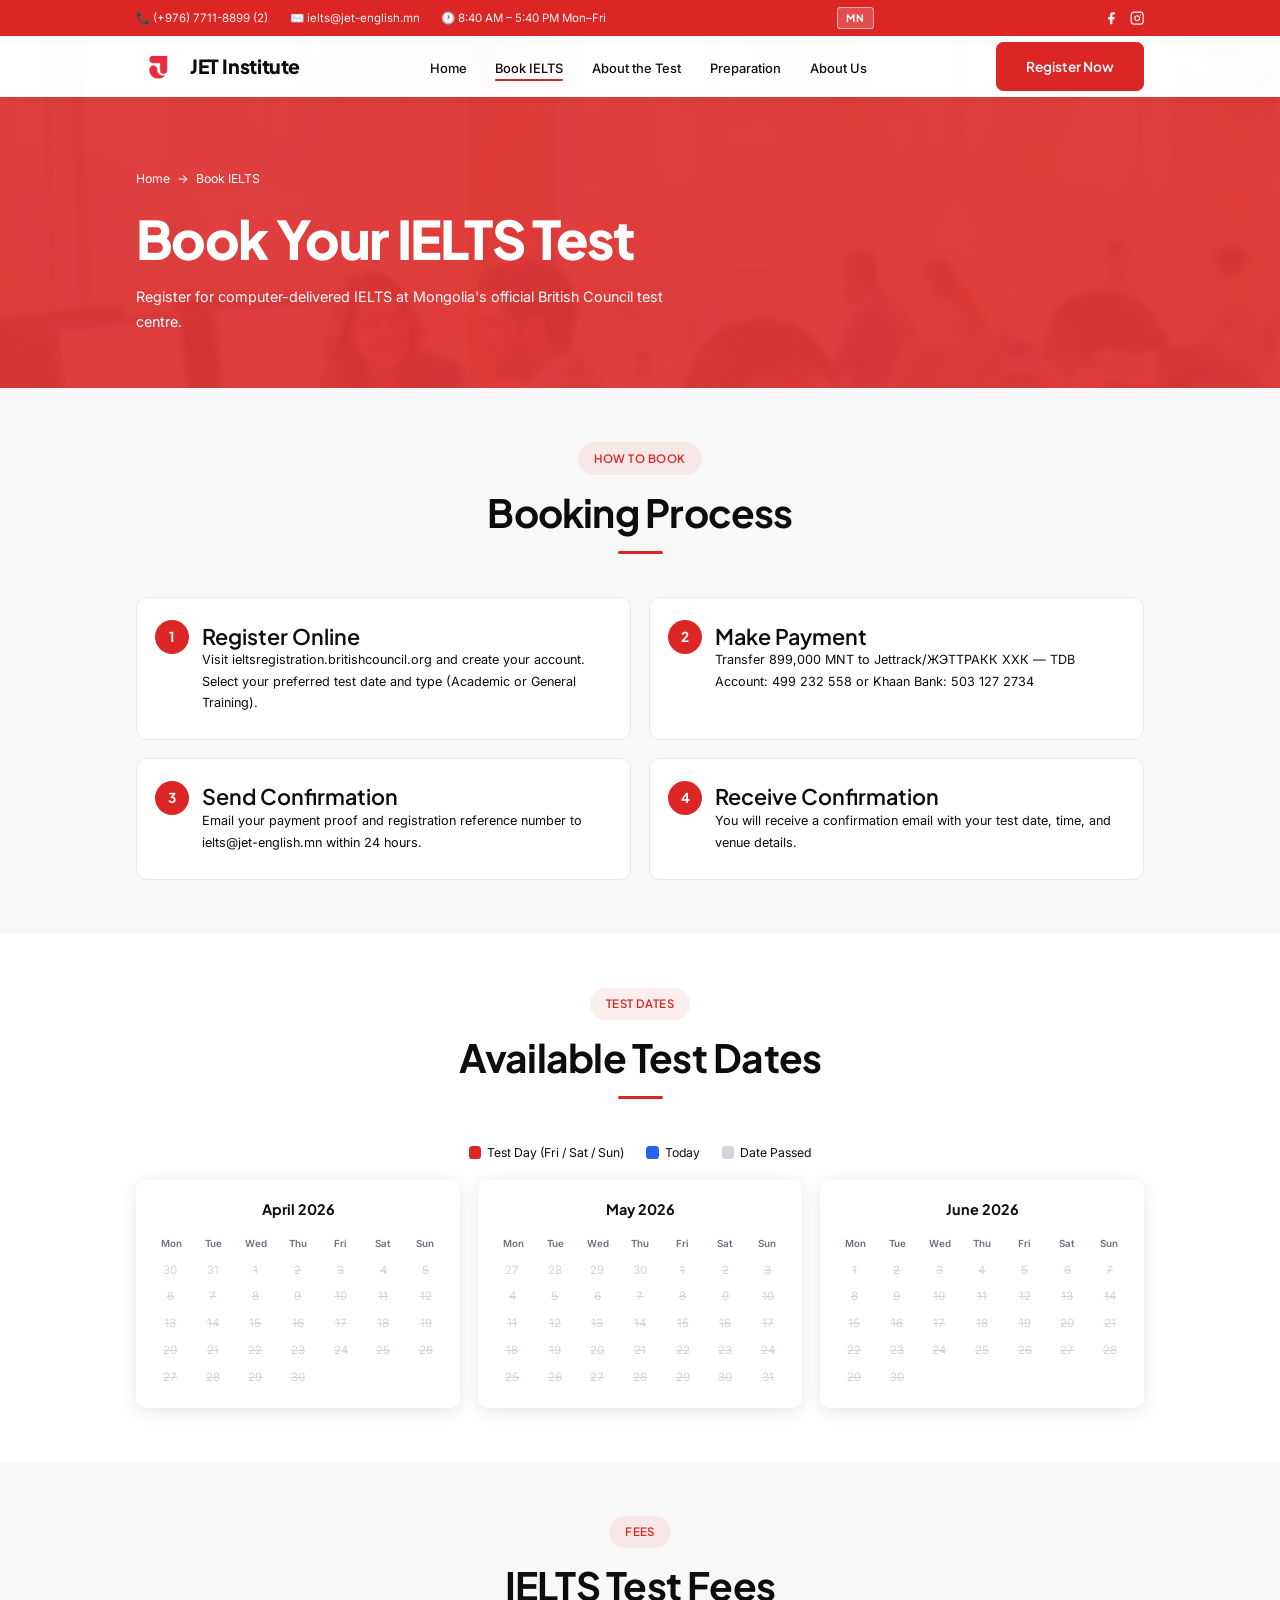
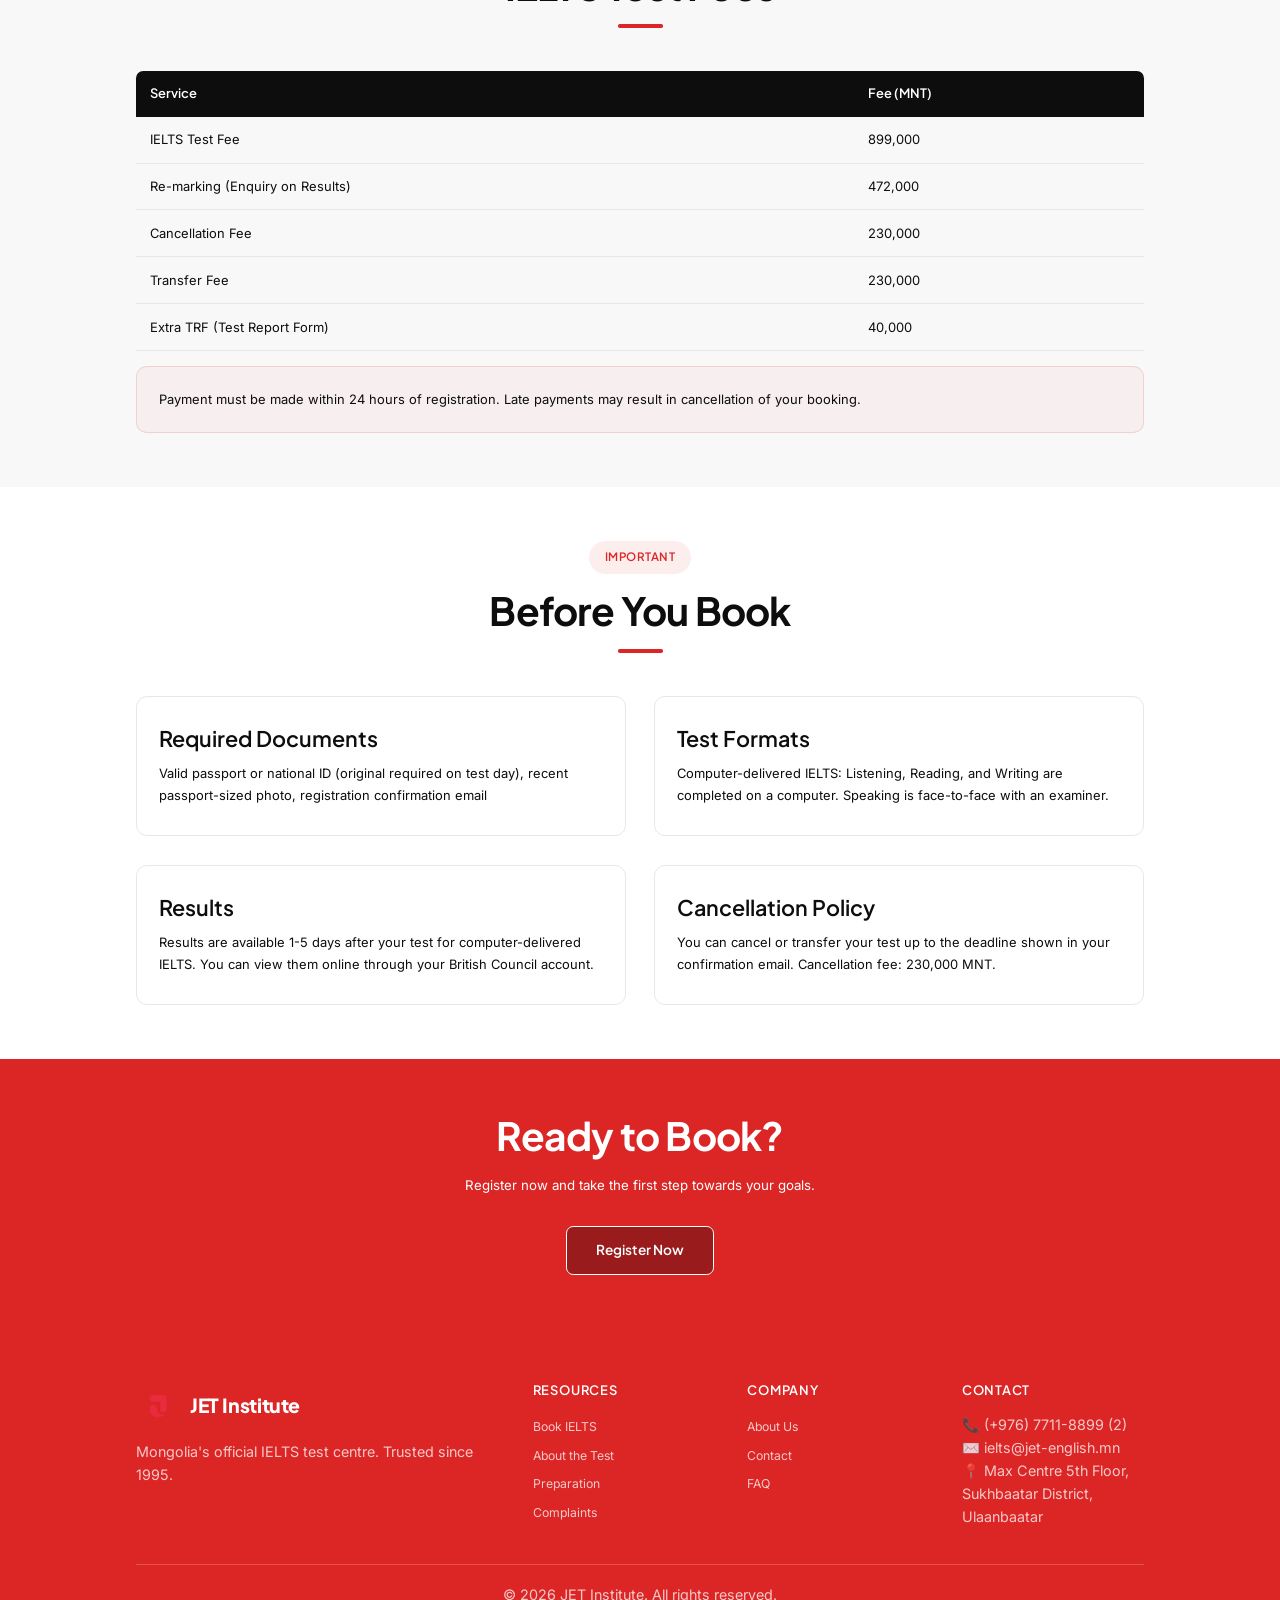
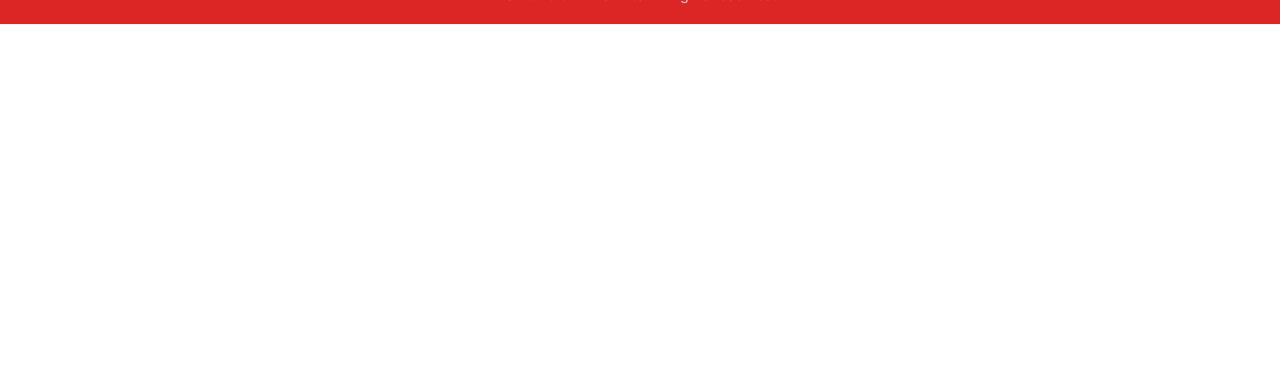
<file: book-ielts.html>
<!DOCTYPE html>
<html lang="en">
<head>
    <meta charset="UTF-8">
    <meta name="viewport" content="width=device-width, initial-scale=1.0">
    <title>Book IELTS — JET Institute</title>
    <meta name="description" content="Book your IELTS test at JET Institute — Mongolia's official British Council IELTS test centre. View test dates, fees, step-by-step booking process, and required documents.">
    <meta property="og:type" content="website">
    <meta property="og:site_name" content="JET Institute">
    <meta property="og:title" content="Book IELTS — JET Institute">
    <meta property="og:description" content="Book your IELTS test at JET Institute — Mongolia's official British Council IELTS test centre. View test dates, fees, step-by-step booking process, and required documents.">
    <meta property="og:url" content="https://jetinstitute.mn/book-ielts.html">
    <meta property="og:image" content="https://jetinstitute.mn/images/Newlogo.png">
    <meta name="twitter:card" content="summary">
    <meta name="twitter:title" content="Book IELTS — JET Institute">
    <meta name="twitter:description" content="Book your IELTS test at JET Institute — Mongolia's official British Council IELTS test centre.">
    <meta name="twitter:image" content="https://jetinstitute.mn/images/Newlogo.png">
    <link rel="icon" type="image/png" sizes="32x32" href="images/Newlogo.png">
    <link rel="icon" type="image/png" sizes="16x16" href="images/Newlogo.png">
    <link rel="apple-touch-icon" sizes="180x180" href="images/Newlogo.png">
    <link rel="canonical" href="https://jetinstitute.mn/book-ielts.html">
    <link rel="stylesheet" href="css/style.css">
</head>
<body>

    <!-- Top Contact Bar -->
    <div class="top-bar">
        <div class="container">
            <div class="top-bar-content">
                <span>📞 (+976) 7711-8899 (2)</span>
                <span>✉️ ielts@jet-english.mn</span>
                <span>🕐 8:40 AM – 5:40 PM Mon–Fri</span>
            </div>
            <button class="lang-toggle" id="lang-toggle" aria-label="Switch language">MN</button>
            <div class="top-bar-social">
                <a href="https://www.facebook.com/Jettestcenter" target="_blank" rel="noopener" aria-label="Facebook">
                    <svg width="16" height="16" viewBox="0 0 24 24" fill="currentColor"><path d="M18 2h-3a5 5 0 0 0-5 5v3H7v4h3v8h4v-8h3l1-4h-4V7a1 1 0 0 1 1-1h3z"/></svg>
                </a>
                <a href="https://www.instagram.com/ieltsofficial_jet/" target="_blank" rel="noopener" aria-label="Instagram">
                    <svg width="16" height="16" viewBox="0 0 24 24" fill="none" stroke="currentColor" stroke-width="2" stroke-linecap="round" stroke-linejoin="round"><rect x="2" y="2" width="20" height="20" rx="5" ry="5"/><path d="M16 11.37A4 4 0 1 1 12.63 8 4 4 0 0 1 16 11.37z"/><line x1="17.5" y1="6.5" x2="17.51" y2="6.5"/></svg>
                </a>
            </div>
        </div>
    </div>

    <!-- Navbar -->
    <header>
        <nav class="navbar">
            <div class="container">
                <div class="nav-content">
                    <a href="index.html" class="logo">
                        <img src="images/Newlogo.png" alt="JET Institute logo" class="logo-img">
                        JET Institute
                    </a>
                    <ul class="nav-links">
                        <li><a href="index.html" data-i18n="nav_home">Home</a></li>
                        <li><a href="book-ielts.html" class="active" data-i18n="nav_book">Book IELTS</a></li>
                        <li><a href="about-test.html" data-i18n="nav_test">About the Test</a></li>
                        <li><a href="preparation.html" data-i18n="nav_prep">Preparation</a></li>
                        <li><a href="about.html" data-i18n="nav_about">About Us</a></li>
                    </ul>
                    <a href="book-ielts.html" class="btn btn-primary nav-cta" data-i18n="nav_register">Register Now</a>
                    <button class="nav-hamburger" aria-label="Toggle navigation menu">
                        <span></span>
                        <span></span>
                        <span></span>
                    </button>
                </div>
            </div>
        </nav>

        <!-- Mobile Nav Overlay -->
        <div class="mobile-nav">
            <ul class="mobile-nav-links">
                <li><a href="index.html" data-i18n="nav_home">Home</a></li>
                <li><a href="book-ielts.html" class="active" data-i18n="nav_book">Book IELTS</a></li>
                <li><a href="about-test.html" data-i18n="nav_test">About the Test</a></li>
                <li><a href="preparation.html" data-i18n="nav_prep">Preparation</a></li>
                <li><a href="about.html" data-i18n="nav_about">About Us</a></li>
            </ul>
            <a href="book-ielts.html" class="btn btn-primary mobile-nav-cta" data-i18n="nav_register">Register Now</a>
        </div>
    </header>

    <main>

        <!-- Page Hero -->
        <section class="page-hero">
            <div class="container">
                <nav class="breadcrumb" aria-label="Breadcrumb">
                    <a href="index.html" data-i18n="nav_home">Home</a>
                    <span>→</span>
                    <span>Book IELTS</span>
                </nav>
                <h1 data-i18n="book_hero_h1">Book Your IELTS Test</h1>
                <p data-i18n="book_hero_p">Register for computer-delivered IELTS at Mongolia's official British Council test centre.</p>
            </div>
        </section>

        <!-- Booking Steps Section -->
        <section class="content-section">
            <div class="container">
                <div class="section-header reveal">
                    <span class="section-badge" data-i18n="book_steps_badge">How to Book</span>
                    <h2 data-i18n="book_steps_h2">Booking Process</h2>
                    <div class="accent-line"></div>
                </div>
                <div class="steps reveal">
                    <div class="step-card" style="transition-delay: 0.1s">
                        <div class="step-number">1</div>
                        <h3 data-i18n="book_s1_h3">Register Online</h3>
                        <p data-i18n="book_s1_p">Visit <a href="https://ieltsregistration.britishcouncil.org/?organisation=JET" target="_blank" rel="noopener">ieltsregistration.britishcouncil.org</a> and create your account. Select your preferred test date and type (Academic or General Training).</p>
                    </div>
                    <div class="step-card" style="transition-delay: 0.2s">
                        <div class="step-number">2</div>
                        <h3 data-i18n="book_s2_h3">Make Payment</h3>
                        <p data-i18n="book_s2_p">Transfer 899,000 MNT to Jettrack/ЖЭТТРАКК ХХК — TDB Account: 499 232 558 or Khaan Bank: 503 127 2734</p>
                    </div>
                    <div class="step-card" style="transition-delay: 0.3s">
                        <div class="step-number">3</div>
                        <h3 data-i18n="book_s3_h3">Send Confirmation</h3>
                        <p data-i18n="book_s3_p">Email your payment proof and registration reference number to ielts@jet-english.mn within 24 hours.</p>
                    </div>
                    <div class="step-card" style="transition-delay: 0.4s">
                        <div class="step-number">4</div>
                        <h3 data-i18n="book_s4_h3">Receive Confirmation</h3>
                        <p data-i18n="book_s4_p">You will receive a confirmation email with your test date, time, and venue details.</p>
                    </div>
                </div>
            </div>
        </section>

        <!-- Test Dates Calendar Section -->
        <section class="content-section">
            <div class="container">
                <div class="section-header reveal">
                    <span class="section-badge" data-i18n="book_dates_badge">Test Dates</span>
                    <h2 data-i18n="book_dates_h2">Available Test Dates</h2>
                    <div class="accent-line"></div>
                </div>
                <div class="cal-legend reveal">
                    <div class="cal-legend-item">
                        <span class="cal-legend-dot highlight"></span>
                        <span data-i18n="book_legend_testday">Test Day (Fri / Sat / Sun)</span>
                    </div>
                    <div class="cal-legend-item">
                        <span class="cal-legend-dot today"></span>
                        <span data-i18n="book_legend_today">Today</span>
                    </div>
                    <div class="cal-legend-item">
                        <span class="cal-legend-dot passed"></span>
                        <span data-i18n="book_legend_passed">Date Passed</span>
                    </div>
                </div>
                <div class="calendar-months reveal">

                    <!-- April 2026 -->
                    <div class="cal-month">
                        <div class="cal-month-title">April 2026</div>
                        <div class="cal-week-headers">
                            <span>Mon</span><span>Tue</span><span>Wed</span><span>Thu</span><span>Fri</span><span>Sat</span><span>Sun</span>
                        </div>
                        <div class="cal-cells">
                            <span class="cal-other">30</span><span class="cal-other">31</span><span data-date="2026-04-01">1</span><span data-date="2026-04-02">2</span><span class="cal-highlight" data-date="2026-04-03">3</span><span class="cal-highlight" data-date="2026-04-04">4</span><span data-date="2026-04-05">5</span>
                            <span data-date="2026-04-06">6</span><span data-date="2026-04-07">7</span><span data-date="2026-04-08">8</span><span data-date="2026-04-09">9</span><span class="cal-highlight" data-date="2026-04-10">10</span><span class="cal-highlight" data-date="2026-04-11">11</span><span data-date="2026-04-12">12</span>
                            <span data-date="2026-04-13">13</span><span data-date="2026-04-14">14</span><span data-date="2026-04-15">15</span><span data-date="2026-04-16">16</span><span class="cal-highlight" data-date="2026-04-17">17</span><span class="cal-highlight" data-date="2026-04-18">18</span><span data-date="2026-04-19">19</span>
                            <span data-date="2026-04-20">20</span><span data-date="2026-04-21">21</span><span data-date="2026-04-22">22</span><span data-date="2026-04-23">23</span><span class="cal-highlight" data-date="2026-04-24">24</span><span class="cal-highlight" data-date="2026-04-25">25</span><span data-date="2026-04-26">26</span>
                            <span data-date="2026-04-27">27</span><span data-date="2026-04-28">28</span><span data-date="2026-04-29">29</span><span data-date="2026-04-30">30</span><span></span><span></span><span></span>
                        </div>
                    </div>

                    <!-- May 2026 -->
                    <div class="cal-month">
                        <div class="cal-month-title">May 2026</div>
                        <div class="cal-week-headers">
                            <span>Mon</span><span>Tue</span><span>Wed</span><span>Thu</span><span>Fri</span><span>Sat</span><span>Sun</span>
                        </div>
                        <div class="cal-cells">
                            <span class="cal-other">27</span><span class="cal-other">28</span><span class="cal-other">29</span><span class="cal-other">30</span><span class="cal-highlight" data-date="2026-05-01">1</span><span class="cal-highlight" data-date="2026-05-02">2</span><span class="cal-highlight" data-date="2026-05-03">3</span>
                            <span data-date="2026-05-04">4</span><span data-date="2026-05-05">5</span><span data-date="2026-05-06">6</span><span data-date="2026-05-07">7</span><span class="cal-highlight" data-date="2026-05-08">8</span><span class="cal-highlight" data-date="2026-05-09">9</span><span class="cal-highlight" data-date="2026-05-10">10</span>
                            <span data-date="2026-05-11">11</span><span data-date="2026-05-12">12</span><span data-date="2026-05-13">13</span><span data-date="2026-05-14">14</span><span class="cal-highlight" data-date="2026-05-15">15</span><span class="cal-highlight" data-date="2026-05-16">16</span><span class="cal-highlight" data-date="2026-05-17">17</span>
                            <span data-date="2026-05-18">18</span><span data-date="2026-05-19">19</span><span data-date="2026-05-20">20</span><span data-date="2026-05-21">21</span><span class="cal-highlight" data-date="2026-05-22">22</span><span class="cal-highlight" data-date="2026-05-23">23</span><span class="cal-highlight" data-date="2026-05-24">24</span>
                            <span data-date="2026-05-25">25</span><span data-date="2026-05-26">26</span><span data-date="2026-05-27">27</span><span data-date="2026-05-28">28</span><span class="cal-highlight" data-date="2026-05-29">29</span><span class="cal-highlight" data-date="2026-05-30">30</span><span data-date="2026-05-31">31</span>
                        </div>
                    </div>

                    <!-- June 2026 -->
                    <div class="cal-month">
                        <div class="cal-month-title">June 2026</div>
                        <div class="cal-week-headers">
                            <span>Mon</span><span>Tue</span><span>Wed</span><span>Thu</span><span>Fri</span><span>Sat</span><span>Sun</span>
                        </div>
                        <div class="cal-cells">
                            <span data-date="2026-06-01">1</span><span data-date="2026-06-02">2</span><span data-date="2026-06-03">3</span><span data-date="2026-06-04">4</span><span class="cal-highlight" data-date="2026-06-05">5</span><span class="cal-highlight" data-date="2026-06-06">6</span><span class="cal-highlight" data-date="2026-06-07">7</span>
                            <span data-date="2026-06-08">8</span><span data-date="2026-06-09">9</span><span data-date="2026-06-10">10</span><span data-date="2026-06-11">11</span><span class="cal-highlight" data-date="2026-06-12">12</span><span class="cal-highlight" data-date="2026-06-13">13</span><span class="cal-highlight" data-date="2026-06-14">14</span>
                            <span data-date="2026-06-15">15</span><span data-date="2026-06-16">16</span><span data-date="2026-06-17">17</span><span data-date="2026-06-18">18</span><span class="cal-highlight" data-date="2026-06-19">19</span><span class="cal-highlight" data-date="2026-06-20">20</span><span class="cal-highlight" data-date="2026-06-21">21</span>
                            <span data-date="2026-06-22">22</span><span data-date="2026-06-23">23</span><span data-date="2026-06-24">24</span><span data-date="2026-06-25">25</span><span class="cal-highlight" data-date="2026-06-26">26</span><span class="cal-highlight" data-date="2026-06-27">27</span><span data-date="2026-06-28">28</span>
                            <span data-date="2026-06-29">29</span><span data-date="2026-06-30">30</span><span></span><span></span><span></span><span></span><span></span>
                        </div>
                    </div>

                </div>
            </div>
        </section>

        <!-- Pricing Section -->
        <section class="content-section">
            <div class="container">
                <div class="section-header reveal">
                    <span class="section-badge" data-i18n="book_fees_badge">Fees</span>
                    <h2 data-i18n="book_fees_h2">IELTS Test Fees</h2>
                    <div class="accent-line"></div>
                </div>
                <div class="reveal">
                    <table class="price-table">
                        <thead>
                            <tr>
                                <th data-i18n="book_fee_th_service">Service</th>
                                <th data-i18n="book_fee_th_fee">Fee (MNT)</th>
                            </tr>
                        </thead>
                        <tbody>
                            <tr>
                                <td data-i18n="book_fee_test">IELTS Test Fee</td>
                                <td>899,000</td>
                            </tr>
                            <tr>
                                <td data-i18n="book_fee_remark">Re-marking (Enquiry on Results)</td>
                                <td>472,000</td>
                            </tr>
                            <tr>
                                <td data-i18n="book_fee_cancel">Cancellation Fee</td>
                                <td>230,000</td>
                            </tr>
                            <tr>
                                <td data-i18n="book_fee_transfer">Transfer Fee</td>
                                <td>230,000</td>
                            </tr>
                            <tr>
                                <td data-i18n="book_fee_trf">Extra TRF (Test Report Form)</td>
                                <td>40,000</td>
                            </tr>
                        </tbody>
                    </table>
                    <div class="info-box">
                        <p data-i18n="book_fee_note">Payment must be made within 24 hours of registration. Late payments may result in cancellation of your booking.</p>
                    </div>
                </div>
            </div>
        </section>

        <!-- Important Info Section -->
        <section class="content-section">
            <div class="container">
                <div class="section-header reveal">
                    <span class="section-badge" data-i18n="book_info_badge">Important</span>
                    <h2 data-i18n="book_info_h2">Before You Book</h2>
                    <div class="accent-line"></div>
                </div>
                <div class="content-grid reveal">
                    <div class="content-card" style="transition-delay: 0.1s">
                        <h3 data-i18n="book_req_h3">Required Documents</h3>
                        <p data-i18n="book_req_p">Valid passport or national ID (original required on test day), recent passport-sized photo, registration confirmation email</p>
                    </div>
                    <div class="content-card" style="transition-delay: 0.2s">
                        <h3 data-i18n="book_fmt_h3">Test Formats</h3>
                        <p data-i18n="book_fmt_p">Computer-delivered IELTS: Listening, Reading, and Writing are completed on a computer. Speaking is face-to-face with an examiner.</p>
                    </div>
                    <div class="content-card" style="transition-delay: 0.3s">
                        <h3 data-i18n="book_res_h3">Results</h3>
                        <p data-i18n="book_res_p">Results are available 1-5 days after your test for computer-delivered IELTS. You can view them online through your British Council account.</p>
                    </div>
                    <div class="content-card" style="transition-delay: 0.4s">
                        <h3 data-i18n="book_cancel_h3">Cancellation Policy</h3>
                        <p data-i18n="book_cancel_p">You can cancel or transfer your test up to the deadline shown in your confirmation email. Cancellation fee: 230,000 MNT.</p>
                    </div>
                </div>
            </div>
        </section>

        <!-- CTA Banner -->
        <section class="cta-banner">
            <div class="container">
                <h2 data-i18n="book_cta_h2">Ready to Book?</h2>
                <p data-i18n="book_cta_p">Register now and take the first step towards your goals.</p>
                <div class="cta-buttons">
                    <a href="https://ieltsregistration.britishcouncil.org/?organisation=JET" class="btn btn-primary" target="_blank" rel="noopener"data-i18n="book_cta_btn">Register Now</a>
                </div>
            </div>
        </section>

    </main>

    <!-- Footer -->
    <footer class="footer">
        <div class="container">
            <div class="footer-grid">
                <div class="footer-brand">
                    <a href="index.html" class="logo">
                        <img src="images/Newlogo.png" alt="JET Institute logo" class="logo-img">
                        JET Institute
                    </a>
                    <pdata-i18n="footer_tagline">Mongolia's official IELTS test centre. Trusted since 1995.</p>
                </div>
                <div class="footer-column">
                    <h4 data-i18n="footer_resources">Resources</h4>
                    <ul>
                        <li><a href="book-ielts.html" data-i18n="nav_book">Book IELTS</a></li>
                        <li><a href="about-test.html" data-i18n="nav_test">About the Test</a></li>
                        <li><a href="preparation.html" data-i18n="nav_prep">Preparation</a></li>
                        <li><a href="https://ielts.org/legal/complaints-procedure" target="_blank" rel="noopener"data-i18n="footer_link_complaints">Complaints</a></li>
                    </ul>
                </div>
                <div class="footer-column">
                    <h4 data-i18n="footer_company">Company</h4>
                    <ul>
                        <li><a href="about.html" data-i18n="nav_about">About Us</a></li>
                        <li><a href="about.html#contact" data-i18n="footer_link_contact">Contact</a></li>
                        <li><a href="index.html#faq">FAQ</a></li>
                    </ul>
                </div>
                <div class="footer-column">
                    <h4 data-i18n="footer_contact_col">Contact</h4>
                    <ul>
                        <li>📞 (+976) 7711-8899 (2)</li>
                        <li>✉️ ielts@jet-english.mn</li>
                        <li>📍 Max Centre 5th Floor, Sukhbaatar District, Ulaanbaatar</li>
                    </ul>
                </div>
            </div>
            <div class="footer-bottom">
                <pdata-i18n="footer_copyright">&copy; 2026 JET Institute. All rights reserved.</p>
            </div>
        </div>
    </footer>

    <!-- Back to Top -->
    <button class="back-to-top" aria-label="Back to top">↑</button>

    <script src="js/translations.js"></script>
    <script src="js/main.js"></script>
    <script>
    (function() {
        var today = new Date();
        today.setHours(0, 0, 0, 0);

        document.querySelectorAll('.cal-cells [data-date]').forEach(function(el) {
            var d = new Date(el.dataset.date);
            d.setHours(0, 0, 0, 0);
            var day = d.getDay();
            var shouldDim = false;
            if (day === 5 || day === 6 || day === 0) {
                var daysBack = day === 5 ? 1 : day === 6 ? 2 : 3;
                var thursday = new Date(d);
                thursday.setDate(d.getDate() - daysBack);
                thursday.setHours(0, 0, 0, 0);
                shouldDim = thursday <= today;
            } else {
                shouldDim = d < today;
            }
            if (shouldDim) {
                el.classList.remove('cal-highlight');
                el.classList.add('cal-passed');
            }
        });

        // Highlight today in blue (overrides all other states)
        var t = today;
        var todayStr = t.getFullYear() + '-' +
            String(t.getMonth() + 1).padStart(2, '0') + '-' +
            String(t.getDate()).padStart(2, '0');
        var todayEl = document.querySelector('.cal-cells [data-date="' + todayStr + '"]');
        if (todayEl) {
            todayEl.classList.remove('cal-highlight', 'cal-passed');
            todayEl.classList.add('cal-today');
        }
    })();
    </script>
    <script>
    (function(){if(!window.chatbase||window.chatbase("getState")!=="initialized"){window.chatbase=(...arguments)=>{if(!window.chatbase.q){window.chatbase.q=[]}window.chatbase.q.push(arguments)};window.chatbase=new Proxy(window.chatbase,{get(target,prop){if(prop==="q"){return target.q}return(...args)=>target(prop,...args)}})}const onLoad=function(){const script=document.createElement("script");script.src="https://www.chatbase.co/embed.min.js";script.id="ytJWlCoYUFz3FrdeQ30_n";script.domain="www.chatbase.co";document.body.appendChild(script)};if(document.readyState==="complete"){onLoad()}else{window.addEventListener("load",onLoad)}})();
    </script>
</body>
</html>
</file>
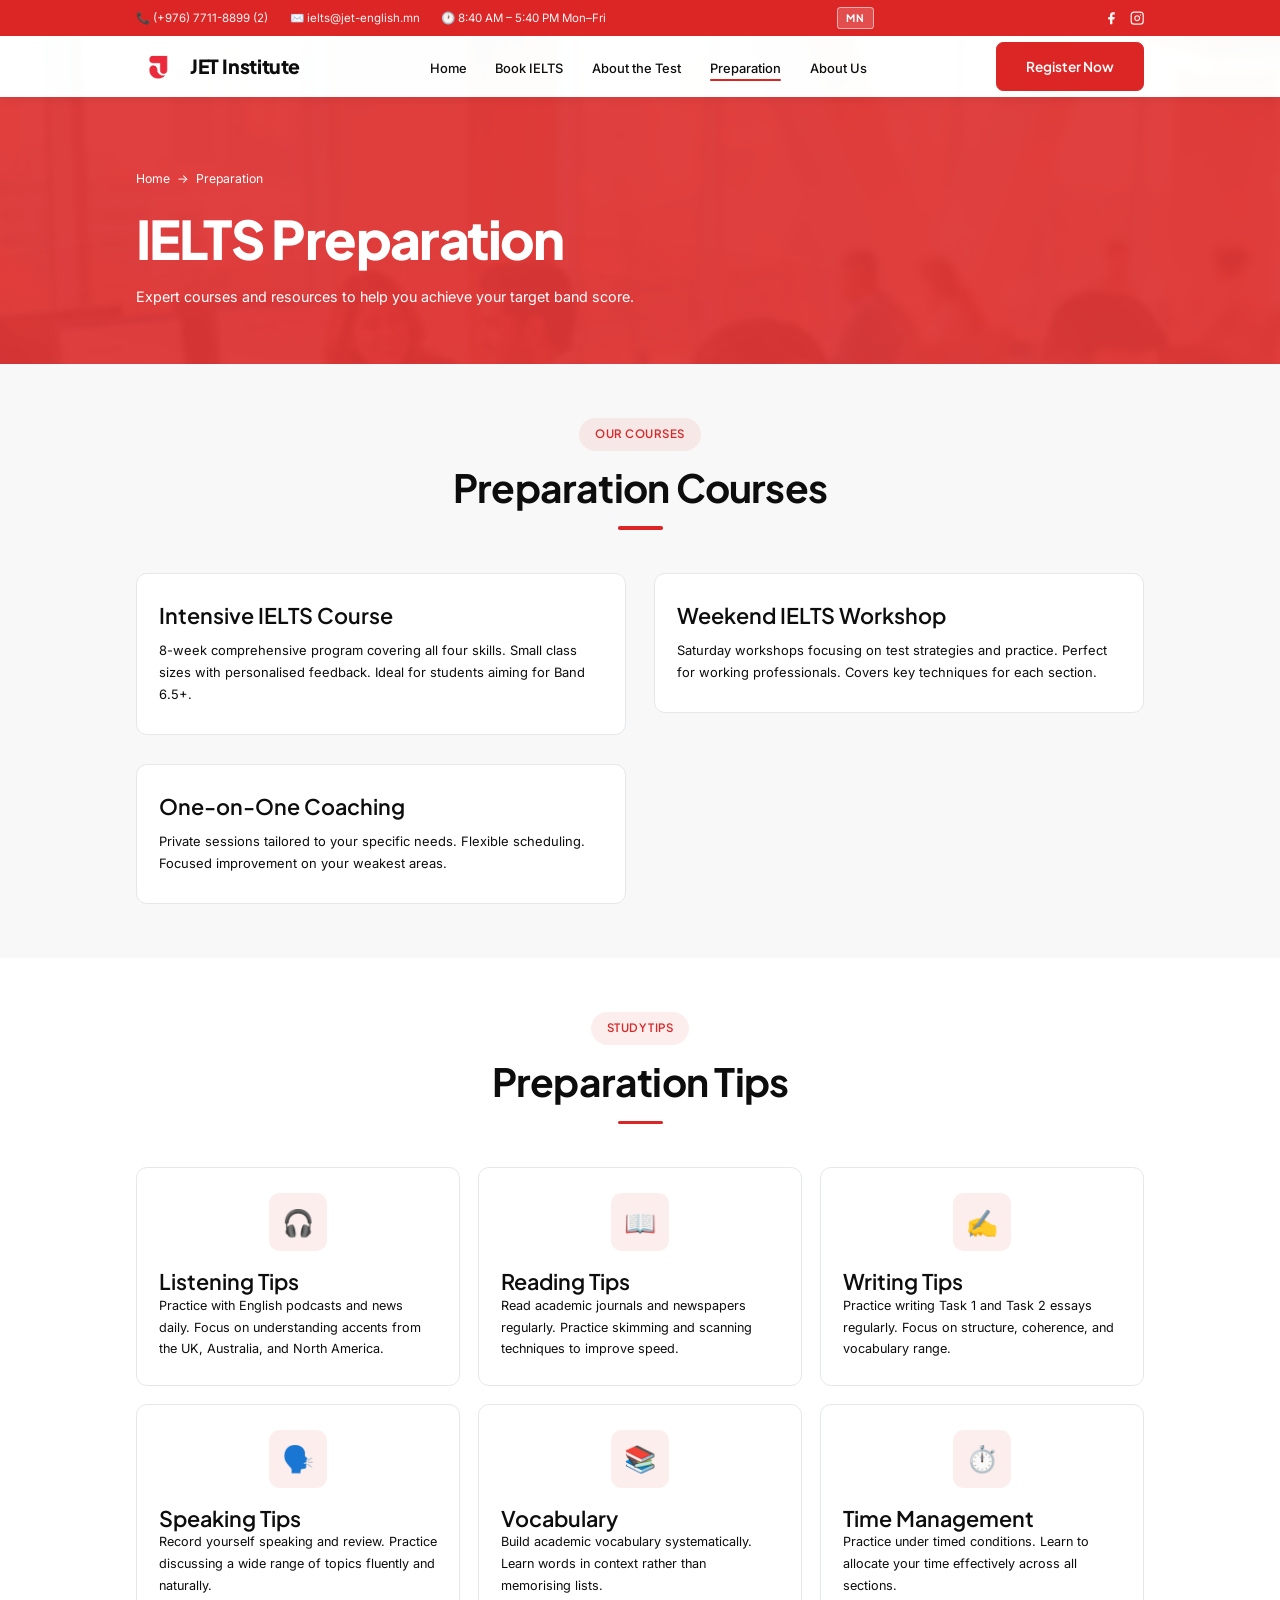
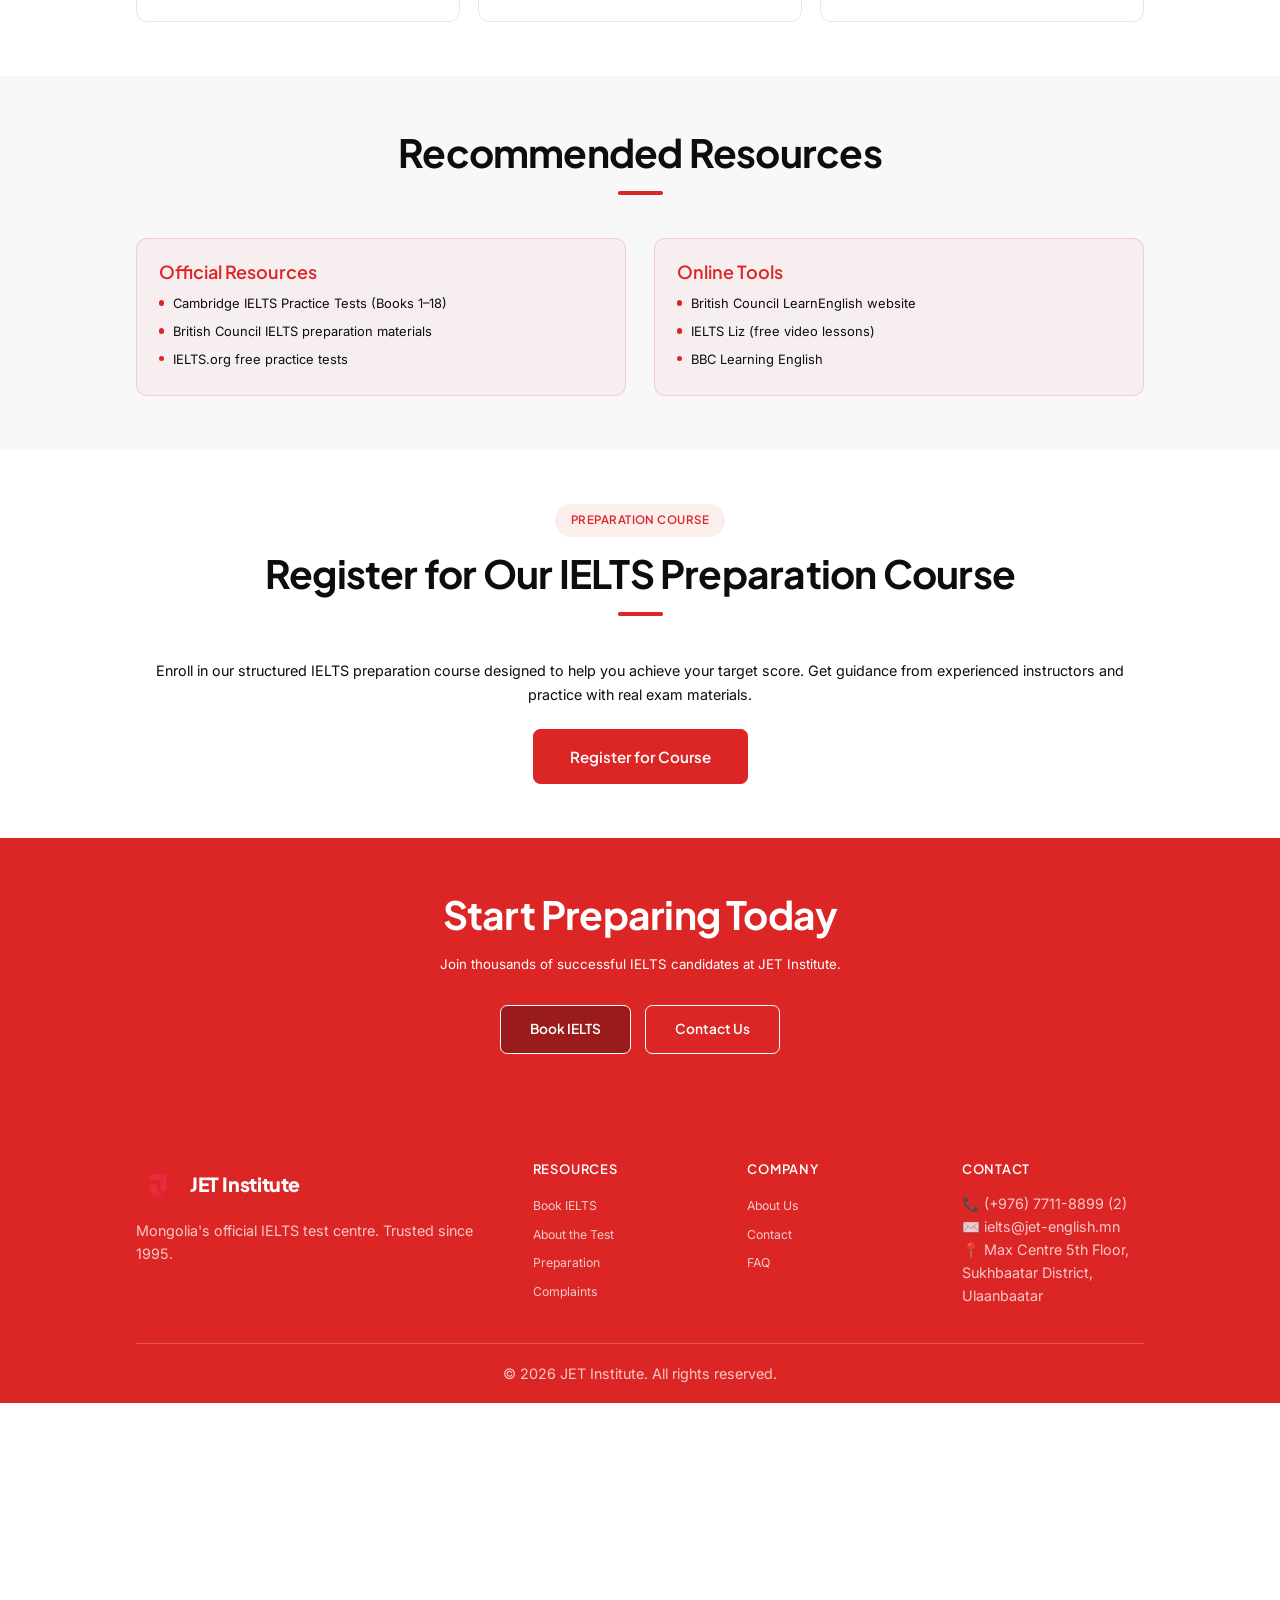
<file: preparation.html>
<!DOCTYPE html>
<html lang="en">
<head>
    <meta charset="UTF-8">
    <meta name="viewport" content="width=device-width, initial-scale=1.0">
    <title>IELTS Preparation — JET Institute</title>
    <meta name="description" content="Prepare for IELTS with expert courses, study tips, and recommended resources from JET Institute — Mongolia's official IELTS test centre since 1995.">
    <meta property="og:type" content="website">
    <meta property="og:site_name" content="JET Institute">
    <meta property="og:title" content="IELTS Preparation — JET Institute">
    <meta property="og:description" content="Prepare for IELTS with expert courses, study tips, and recommended resources from JET Institute — Mongolia's official IELTS test centre since 1995.">
    <meta property="og:url" content="https://jetinstitute.mn/preparation.html">
    <meta property="og:image" content="https://jetinstitute.mn/images/Newlogo.png">
    <meta name="twitter:card" content="summary">
    <meta name="twitter:title" content="IELTS Preparation — JET Institute">
    <meta name="twitter:description" content="Prepare for IELTS with expert courses, study tips, and resources from JET Institute, Mongolia.">
    <meta name="twitter:image" content="https://jetinstitute.mn/images/Newlogo.png">
    <link rel="icon" type="image/png" sizes="32x32" href="images/Newlogo.png">
    <link rel="icon" type="image/png" sizes="16x16" href="images/Newlogo.png">
    <link rel="apple-touch-icon" sizes="180x180" href="images/Newlogo.png">
    <link rel="canonical" href="https://jetinstitute.mn/preparation.html">
    <link rel="stylesheet" href="css/style.css">
</head>
<body>

    <!-- Top Contact Bar -->
    <div class="top-bar">
        <div class="container">
            <div class="top-bar-content">
                <span>📞 (+976) 7711-8899 (2)</span>
                <span>✉️ ielts@jet-english.mn</span>
                <span>🕐 8:40 AM – 5:40 PM Mon–Fri</span>
            </div>
            <button class="lang-toggle" id="lang-toggle" aria-label="Switch language">MN</button>
            <div class="top-bar-social">
                <a href="https://www.facebook.com/Jettestcenter" target="_blank" rel="noopener" aria-label="Facebook">
                    <svg width="16" height="16" viewBox="0 0 24 24" fill="currentColor"><path d="M18 2h-3a5 5 0 0 0-5 5v3H7v4h3v8h4v-8h3l1-4h-4V7a1 1 0 0 1 1-1h3z"/></svg>
                </a>
                <a href="https://www.instagram.com/ieltsofficial_jet/" target="_blank" rel="noopener" aria-label="Instagram">
                    <svg width="16" height="16" viewBox="0 0 24 24" fill="none" stroke="currentColor" stroke-width="2" stroke-linecap="round" stroke-linejoin="round"><rect x="2" y="2" width="20" height="20" rx="5" ry="5"/><path d="M16 11.37A4 4 0 1 1 12.63 8 4 4 0 0 1 16 11.37z"/><line x1="17.5" y1="6.5" x2="17.51" y2="6.5"/></svg>
                </a>
            </div>
        </div>
    </div>

    <!-- Navbar -->
    <header>
        <nav class="navbar">
            <div class="container">
                <div class="nav-content">
                    <a href="index.html" class="logo">
                        <img src="images/Newlogo.png" alt="JET Institute logo" class="logo-img">
                        JET Institute
                    </a>
                    <ul class="nav-links">
                        <li><a href="index.html" data-i18n="nav_home">Home</a></li>
                        <li><a href="book-ielts.html" data-i18n="nav_book">Book IELTS</a></li>
                        <li><a href="about-test.html" data-i18n="nav_test">About the Test</a></li>
                        <li><a href="preparation.html" class="active" data-i18n="nav_prep">Preparation</a></li>
                        <li><a href="about.html" data-i18n="nav_about">About Us</a></li>
                    </ul>
                    <a href="book-ielts.html" class="btn btn-primary nav-cta" data-i18n="nav_register">Register Now</a>
                    <button class="nav-hamburger" aria-label="Toggle navigation menu">
                        <span></span>
                        <span></span>
                        <span></span>
                    </button>
                </div>
            </div>
        </nav>

        <!-- Mobile Nav Overlay -->
        <div class="mobile-nav">
            <ul class="mobile-nav-links">
                <li><a href="index.html" data-i18n="nav_home">Home</a></li>
                <li><a href="book-ielts.html" data-i18n="nav_book">Book IELTS</a></li>
                <li><a href="about-test.html" data-i18n="nav_test">About the Test</a></li>
                <li><a href="preparation.html" class="active" data-i18n="nav_prep">Preparation</a></li>
                <li><a href="about.html" data-i18n="nav_about">About Us</a></li>
            </ul>
            <a href="book-ielts.html" class="btn btn-primary mobile-nav-cta" data-i18n="nav_register">Register Now</a>
        </div>
    </header>

    <main>

        <!-- Page Hero -->
        <section class="page-hero">
            <div class="container">
                <nav class="breadcrumb" aria-label="Breadcrumb">
                    <a href="index.html" data-i18n="nav_home">Home</a>
                    <span>→</span>
                    <span>Preparation</span>
                </nav>
                <h1 data-i18n="prep_hero_h1">IELTS Preparation</h1>
                <p>Expert courses and resources to help you achieve your target band score.</p>
            </div>
        </section>

        <!-- Courses Section -->
        <section class="content-section">
            <div class="container">
                <div class="section-header reveal">
                    <span class="section-badge" data-i18n="prep_courses_badge">Our Courses</span>
                    <h2 data-i18n="prep_courses_h2">Preparation Courses</h2>
                    <div class="accent-line"></div>
                </div>
                <div class="content-grid reveal">
                    <div class="content-card" style="transition-delay: 0.1s">
                        <h3 data-i18n="prep_int_h3">Intensive IELTS Course</h3>
                        <p data-i18n="prep_int_p">8-week comprehensive program covering all four skills. Small class sizes with personalised feedback. Ideal for students aiming for Band 6.5+.</p>
                    </div>
                    <div class="content-card" style="transition-delay: 0.2s">
                        <h3 data-i18n="prep_wknd_h3">Weekend IELTS Workshop</h3>
                        <p data-i18n="prep_wknd_p">Saturday workshops focusing on test strategies and practice. Perfect for working professionals. Covers key techniques for each section.</p>
                    </div>
                    <div class="content-card" style="transition-delay: 0.3s">
                        <h3 data-i18n="prep_1on1_h3">One-on-One Coaching</h3>
                        <p data-i18n="prep_1on1_p">Private sessions tailored to your specific needs. Flexible scheduling. Focused improvement on your weakest areas.</p>
                    </div>
                </div>
            </div>
        </section>

        <!-- Tips Section -->
        <section class="content-section">
            <div class="container">
                <div class="section-header reveal">
                    <span class="section-badge" data-i18n="prep_tips_badge">Study Tips</span>
                    <h2 data-i18n="prep_tips_h2">Preparation Tips</h2>
                    <div class="accent-line"></div>
                </div>
                <div class="tips-grid reveal">
                    <div class="tip-card" style="transition-delay: 0.1s">
                        <div class="service-icon">🎧</div>
                        <h3 data-i18n="prep_listen_h3">Listening Tips</h3>
                        <p data-i18n="prep_listen_p">Practice with English podcasts and news daily. Focus on understanding accents from the UK, Australia, and North America.</p>
                    </div>
                    <div class="tip-card" style="transition-delay: 0.2s">
                        <div class="service-icon">📖</div>
                        <h3 data-i18n="prep_read_h3">Reading Tips</h3>
                        <p data-i18n="prep_read_p">Read academic journals and newspapers regularly. Practice skimming and scanning techniques to improve speed.</p>
                    </div>
                    <div class="tip-card" style="transition-delay: 0.3s">
                        <div class="service-icon">✍️</div>
                        <h3 data-i18n="prep_write_h3">Writing Tips</h3>
                        <p data-i18n="prep_write_p">Practice writing Task 1 and Task 2 essays regularly. Focus on structure, coherence, and vocabulary range.</p>
                    </div>
                    <div class="tip-card" style="transition-delay: 0.4s">
                        <div class="service-icon">🗣️</div>
                        <h3 data-i18n="prep_speak_h3">Speaking Tips</h3>
                        <p data-i18n="prep_speak_p">Record yourself speaking and review. Practice discussing a wide range of topics fluently and naturally.</p>
                    </div>
                    <div class="tip-card" style="transition-delay: 0.5s">
                        <div class="service-icon">📚</div>
                        <h3 data-i18n="prep_vocab_h3">Vocabulary</h3>
                        <p data-i18n="prep_vocab_p">Build academic vocabulary systematically. Learn words in context rather than memorising lists.</p>
                    </div>
                    <div class="tip-card" style="transition-delay: 0.6s">
                        <div class="service-icon">⏱️</div>
                        <h3 data-i18n="prep_time_h3">Time Management</h3>
                        <p data-i18n="prep_time_p">Practice under timed conditions. Learn to allocate your time effectively across all sections.</p>
                    </div>
                </div>
            </div>
        </section>

        <!-- Resources Section -->
        <section class="content-section">
            <div class="container">
                <div class="section-header reveal">
                    <h2 data-i18n="prep_res_h2">Recommended Resources</h2>
                    <div class="accent-line"></div>
                </div>
                <div class="content-grid reveal">
                    <div class="info-box">
                        <h4 data-i18n="prep_official_h4">Official Resources</h4>
                        <ul>
                            <li data-i18n="prep_off1">Cambridge IELTS Practice Tests (Books 1–18)</li>
                            <li data-i18n="prep_off2">British Council IELTS preparation materials</li>
                            <li data-i18n="prep_off3">IELTS.org free practice tests</li>
                        </ul>
                    </div>
                    <div class="info-box">
                        <h4 data-i18n="prep_online_h4">Online Tools</h4>
                        <ul>
                            <li data-i18n="prep_onl1">British Council LearnEnglish website</li>
                            <li data-i18n="prep_onl2">IELTS Liz (free video lessons)</li>
                            <li data-i18n="prep_onl3">BBC Learning English</li>
                        </ul>
                    </div>
                </div>
            </div>
        </section>

        <!-- Registration Section -->
        <section class="content-section">
            <div class="container">
                <div class="section-header reveal">
                    <span class="section-badge" data-i18n="prep_reg_badge">Preparation Course</span>
                    <h2 data-i18n="prep_reg_h2">Register for Our IELTS Preparation Course</h2>
                    <div class="accent-line"></div>
                </div>
                <div class="reveal" style="text-align: center;">
                    <p style="margin-bottom: 24px; font-size: 1rem;" data-i18n="prep_reg_p">Enroll in our structured IELTS preparation course designed to help you achieve your target score. Get guidance from experienced instructors and practice with real exam materials.</p>
                    <a href="https://forms.office.com/pages/responsepage.aspx?id=ZOb9MWzftUqBu69JcjxzKM_X4Jba9dRAoPu_Q1Rwah9UNUVBNjBENTlSWjc2Mk9QOVhaNzJDRlNXUC4u&origin=lprLink&route=shorturl" class="btn btn-primary btn-lg" target="_blank" rel="noopener"data-i18n="prep_reg_btn">Register for Course</a>
                </div>
            </div>
        </section>

        <!-- CTA Banner -->
        <section class="cta-banner">
            <div class="container">
                <h2 data-i18n="prep_cta_h2">Start Preparing Today</h2>
                <p data-i18n="prep_cta_p">Join thousands of successful IELTS candidates at JET Institute.</p>
                <div class="cta-buttons">
                    <a href="https://ieltsregistration.britishcouncil.org/?organisation=JET" class="btn btn-primary" target="_blank" rel="noopener">Book IELTS</a>
                    <a href="mailto:ielts@jet-english.mn" class="btn btn-outline">Contact Us</a>
                </div>
            </div>
        </section>

    </main>

    <!-- Footer -->
    <footer class="footer">
        <div class="container">
            <div class="footer-grid">
                <div class="footer-brand">
                    <a href="index.html" class="logo">
                        <img src="images/Newlogo.png" alt="JET Institute logo" class="logo-img">
                        JET Institute
                    </a>
                    <pdata-i18n="footer_tagline">Mongolia's official IELTS test centre. Trusted since 1995.</p>
                </div>
                <div class="footer-column">
                    <h4 data-i18n="footer_resources">Resources</h4>
                    <ul>
                        <li><a href="book-ielts.html" data-i18n="nav_book">Book IELTS</a></li>
                        <li><a href="about-test.html" data-i18n="nav_test">About the Test</a></li>
                        <li><a href="preparation.html" data-i18n="nav_prep">Preparation</a></li>
                        <li><a href="https://ielts.org/legal/complaints-procedure" target="_blank" rel="noopener"data-i18n="footer_link_complaints">Complaints</a></li>
                    </ul>
                </div>
                <div class="footer-column">
                    <h4 data-i18n="footer_company">Company</h4>
                    <ul>
                        <li><a href="about.html" data-i18n="nav_about">About Us</a></li>
                        <li><a href="about.html#contact" data-i18n="footer_link_contact">Contact</a></li>
                        <li><a href="index.html#faq">FAQ</a></li>
                    </ul>
                </div>
                <div class="footer-column">
                    <h4 data-i18n="footer_contact_col">Contact</h4>
                    <ul>
                        <li>📞 (+976) 7711-8899 (2)</li>
                        <li>✉️ ielts@jet-english.mn</li>
                        <li>📍 Max Centre 5th Floor, Sukhbaatar District, Ulaanbaatar</li>
                    </ul>
                </div>
            </div>
            <div class="footer-bottom">
                <pdata-i18n="footer_copyright">&copy; 2026 JET Institute. All rights reserved.</p>
            </div>
        </div>
    </footer>

    <!-- Back to Top -->
    <button class="back-to-top" aria-label="Back to top">↑</button>

    <script src="js/translations.js"></script>
    <script src="js/main.js"></script>
    <script>
    (function(){if(!window.chatbase||window.chatbase("getState")!=="initialized"){window.chatbase=(...arguments)=>{if(!window.chatbase.q){window.chatbase.q=[]}window.chatbase.q.push(arguments)};window.chatbase=new Proxy(window.chatbase,{get(target,prop){if(prop==="q"){return target.q}return(...args)=>target(prop,...args)}})}const onLoad=function(){const script=document.createElement("script");script.src="https://www.chatbase.co/embed.min.js";script.id="ytJWlCoYUFz3FrdeQ30_n";script.domain="www.chatbase.co";document.body.appendChild(script)};if(document.readyState==="complete"){onLoad()}else{window.addEventListener("load",onLoad)}})();
    </script>
</body>
</html>
</file>
<file: css/style.css>
/* ============================================
   JET Institute — Mongolia's Official IELTS Centre
   Modern Black + Red + White Design System
   ============================================ */

@import url('https://fonts.googleapis.com/css2?family=Plus+Jakarta+Sans:wght@400;500;600;700;800&family=Inter:wght@300;400;500;600;700&family=Noto+Sans+Mongolian:wght@400;700&display=swap');

/* Mongolian Baiti for book-ielts page hero title */
.lang-mn [data-i18n="book_hero_h1"] {
  font-family: 'Mongolian Baiti', serif;
}

/* Mongolian font override */
.lang-mn body,
.lang-mn p,
.lang-mn h1,
.lang-mn h2,
.lang-mn h3,
.lang-mn h4,
.lang-mn h5,
.lang-mn h6,
.lang-mn a,
.lang-mn span,
.lang-mn li,
.lang-mn td,
.lang-mn th,
.lang-mn button {
  font-family: 'Noto Sans Mongolian', sans-serif;
}

/* --- CSS Custom Properties --- */
:root {
  --black: #0D0D0D;
  --black-light: #1A1A1A;
  --black-card: #141414;
  --red: #DC2626;
  --red-hover: #EF4444;
  --red-dark: #991B1B;
  --red-glow: rgba(220, 38, 38, 0.35);
  --red-glow-light: rgba(220, 38, 38, 0.15);
  --white: #FFFFFF;
  --white-off: #F8F8F8;
  --gray-100: #F3F4F6;
  --gray-200: #E5E7EB;
  --gray-300: #D1D5DB;
  --gray-400: #9CA3AF;
  --gray-500: #6B7280;
  --gray-600: #4B5563;
  --gray-700: #374151;
  --font-heading: 'Plus Jakarta Sans', sans-serif;
  --font-body: 'Inter', sans-serif;
  --shadow-sm: 0 1px 3px rgba(0,0,0,0.08);
  --shadow-md: 0 4px 20px rgba(0,0,0,0.1);
  --shadow-lg: 0 10px 40px rgba(0,0,0,0.12);
  --shadow-red: 0 4px 25px rgba(220, 38, 38, 0.2);
  --shadow-red-lg: 0 8px 40px rgba(220, 38, 38, 0.3);
  --radius-sm: 8px;
  --radius-md: 12px;
  --radius-lg: 20px;
  --radius-xl: 28px;
  --transition: 0.3s cubic-bezier(0.4, 0, 0.2, 1);
  --transition-slow: 0.5s cubic-bezier(0.4, 0, 0.2, 1);
}

/* --- Reset & Base --- */
*,
*::before,
*::after {
  margin: 0;
  padding: 0;
  box-sizing: border-box;
}

html {
  scroll-behavior: smooth;
  -webkit-text-size-adjust: 100%;
  overflow-x: hidden;
  zoom: 0.9;
}

body {
  font-family: var(--font-body);
  font-weight: 400;
  color: var(--black);
  background: transparent;
  line-height: 1.6;
  overflow-x: hidden;
  -webkit-font-smoothing: antialiased;
  -moz-osx-font-smoothing: grayscale;
  position: relative;
}

body::before {
  content: '';
  position: fixed;
  inset: 0;
  background: url('../images/TestMain.png') center / cover no-repeat;
  filter: blur(3px);
  transform: scale(1.05);
  z-index: -2;
}

body::after {
  content: '';
  position: fixed;
  inset: 0;
  background: rgba(255, 255, 255, 0.62);
  z-index: -1;
}

img {
  max-width: 100%;
  height: auto;
  display: block;
}

a {
  text-decoration: none;
  color: inherit;
  transition: color var(--transition);
}

ul, ol {
  list-style: none;
}

button {
  cursor: pointer;
  border: none;
  background: none;
  font-family: inherit;
}

h1, h2, h3, h4, h5, h6 {
  font-family: var(--font-heading);
  font-weight: 700;
  line-height: 1.2;
}

/* --- Fluid Typography --- */
h1 {
  font-size: clamp(1.8rem, 4vw + 0.5rem, 3.8rem);
  font-weight: 800;
  letter-spacing: -0.03em;
}

h2 {
  font-size: clamp(1.5rem, 3vw + 0.3rem, 2.8rem);
  font-weight: 700;
  letter-spacing: -0.02em;
}

h3 {
  font-size: clamp(1.15rem, 2vw + 0.2rem, 1.5rem);
  font-weight: 600;
}

h4 {
  font-size: clamp(1rem, 1.5vw + 0.2rem, 1.25rem);
  font-weight: 600;
}

p {
  font-size: clamp(0.925rem, 1vw + 0.1rem, 1.05rem);
  line-height: 1.7;
  color: var(--black);
}

/* --- Container --- */
.container {
  width: 100%;
  max-width: 1200px;
  margin: 0 auto;
  padding: 0 20px;
}

/* --- Section Spacing --- */
.section {
  padding: 60px 0;
}

.section-header {
  text-align: center;
  margin-bottom: 48px;
}

.section-header h2 {
  margin-bottom: 16px;
  color: var(--black);
}

.section-header p {
  max-width: 600px;
  margin: 0 auto;
}

.section-badge {
  display: inline-flex;
  align-items: center;
  gap: 8px;
  background: rgba(220, 38, 38, 0.08);
  color: var(--red);
  font-family: var(--font-heading);
  font-size: 0.8rem;
  font-weight: 600;
  padding: 8px 18px;
  border-radius: 50px;
  margin-bottom: 16px;
  letter-spacing: 0.04em;
  text-transform: uppercase;
}

.accent-line {
  width: 50px;
  height: 4px;
  background: var(--red);
  border-radius: 2px;
  margin: 16px auto 0;
}

/* ============================================
   TOP CONTACT BAR
   ============================================ */
.top-bar {
  background: var(--red);
  color: var(--white);
  font-size: 0.8rem;
  padding: 8px 0;
  position: relative;
  z-index: 1001;
}

.top-bar .container {
  display: flex;
  justify-content: space-between;
  align-items: center;
  gap: 24px;
  flex-wrap: wrap;
}

.top-bar-social {
  display: flex;
  align-items: center;
  gap: 12px;
}

.top-bar-social a {
  color: var(--white);
  opacity: 0.95;
  display: inline-flex;
  align-items: center;
  transition: opacity var(--transition);
}

.top-bar-social a:hover {
  opacity: 1;
}

.top-bar-content {
  display: flex;
  align-items: center;
  gap: 24px;
  flex-wrap: wrap;
  justify-content: center;
  font-size: 0.8rem;
  color: var(--white);
}

.top-bar-content span {
  display: inline-flex;
  align-items: center;
  gap: 4px;
  opacity: 0.95;
}

.top-bar a {
  color: var(--white);
  display: inline-flex;
  align-items: center;
  gap: 6px;
  font-weight: 500;
  opacity: 0.95;
  transition: opacity var(--transition);
}

.top-bar a:hover {
  opacity: 1;
}

.lang-toggle {
  background: rgba(255,255,255,0.18);
  border: 1px solid rgba(255,255,255,0.55);
  color: var(--white);
  font-size: 0.72rem;
  font-weight: 700;
  padding: 3px 9px;
  border-radius: 4px;
  cursor: pointer;
  letter-spacing: 0.06em;
  font-family: var(--font-heading);
  transition: background var(--transition);
  line-height: 1.4;
}

.lang-toggle:hover {
  background: rgba(255,255,255,0.32);
}

.top-bar-divider {
  width: 1px;
  height: 14px;
  background: rgba(255,255,255,0.35);
}

/* ============================================
   NAVBAR
   ============================================ */
.navbar {
  position: sticky;
  top: 0;
  z-index: 1000;
  background: rgba(255, 255, 255, 0.95);
  padding: 0;
  transition: background var(--transition), box-shadow var(--transition);
  box-shadow: 0 2px 12px rgba(0,0,0,0.08);
}

.navbar.scrolled {
  background: rgba(255, 255, 255, 0.98);
  backdrop-filter: blur(20px);
  -webkit-backdrop-filter: blur(20px);
  box-shadow: 0 2px 30px rgba(0,0,0,0.12);
}

.navbar .container {
  display: flex;
  align-items: center;
  justify-content: space-between;
  height: 68px;
}

.nav-content {
  display: flex;
  align-items: center;
  justify-content: space-between;
  width: 100%;
  gap: 20px;
}

.nav-logo,
.logo {
  display: flex;
  align-items: center;
  gap: 10px;
  font-family: var(--font-heading);
  font-weight: 800;
  font-size: 1.35rem;
  color: var(--black);
  letter-spacing: -0.02em;
  flex-shrink: 0;
}

.logo-img {
  width: 50px;
  height: 50px;
  object-fit: contain;
  border-radius: 6px;
}

.nav-links {
  display: none;
  align-items: center;
  gap: 32px;
  list-style: none;
  margin: 0;
  padding: 0;
}

.nav-links a {
  color: var(--black);
  font-size: 0.9rem;
  font-weight: 500;
  position: relative;
  padding: 4px 0;
  transition: color var(--transition);
}

.nav-links a:hover,
.nav-links a.active {
  color: var(--black);
}

.nav-links a.active::after {
  content: '';
  position: absolute;
  bottom: -2px;
  left: 0;
  width: 100%;
  height: 2px;
  background: var(--red);
  border-radius: 1px;
}

.nav-cta {
  display: none;
}

.btn-nav {
  background: var(--red);
  color: var(--white);
  padding: 10px 22px;
  border-radius: var(--radius-sm);
  font-family: var(--font-heading);
  font-weight: 600;
  font-size: 0.85rem;
  transition: background var(--transition), box-shadow var(--transition), transform var(--transition);
}

.btn-nav:hover {
  background: var(--red-hover);
  box-shadow: var(--shadow-red);
  transform: translateY(-1px);
}

/* Hamburger */
.nav-hamburger {
  display: flex;
  flex-direction: column;
  gap: 5px;
  padding: 8px;
  cursor: pointer;
  z-index: 1002;
}

.nav-hamburger span {
  display: block;
  width: 24px;
  height: 2.5px;
  background: var(--black);
  border-radius: 2px;
  transition: var(--transition);
}

.nav-hamburger.open span:nth-child(1) {
  transform: rotate(45deg) translate(5px, 5px);
  background: var(--red);
}
.nav-hamburger.open span:nth-child(2) {
  opacity: 0;
}
.nav-hamburger.open span:nth-child(3) {
  transform: rotate(-45deg) translate(5px, -5px);
  background: var(--red);
}

/* Mobile Nav Overlay */
.mobile-nav {
  position: fixed;
  inset: 0;
  background: rgba(255, 255, 255, 0.98);
  backdrop-filter: blur(30px);
  -webkit-backdrop-filter: blur(30px);
  z-index: 999;
  display: flex;
  flex-direction: column;
  align-items: center;
  justify-content: center;
  gap: 12px;
  opacity: 0;
  visibility: hidden;
  transition: opacity var(--transition-slow), visibility var(--transition-slow);
}

.mobile-nav.open {
  opacity: 1;
  visibility: visible;
}

.mobile-nav-links {
  display: flex;
  flex-direction: column;
  align-items: center;
  gap: 4px;
}

.mobile-nav a {
  color: var(--black);
  font-family: var(--font-heading);
  font-size: 1.6rem;
  font-weight: 700;
  padding: 14px 24px;
  border-radius: var(--radius-sm);
  transition: color var(--transition), background var(--transition);
}

.mobile-nav a:hover,
.mobile-nav a.active {
  color: var(--red);
  background: rgba(220, 38, 38, 0.08);
}

.mobile-nav .mobile-nav-cta {
  margin-top: 24px;
  background: var(--red);
  color: var(--white);
  padding: 16px 40px;
  border-radius: var(--radius-sm);
  font-family: var(--font-heading);
  font-weight: 700;
  font-size: 1.1rem;
  transition: background var(--transition), box-shadow var(--transition);
}

.mobile-nav .mobile-nav-cta:hover {
  background: var(--red-hover);
  box-shadow: var(--shadow-red-lg);
}

/* ============================================
   BUTTONS
   ============================================ */
.btn {
  display: inline-flex;
  align-items: center;
  justify-content: center;
  gap: 8px;
  font-family: var(--font-heading);
  font-weight: 600;
  font-size: 0.95rem;
  padding: 14px 32px;
  border-radius: var(--radius-sm);
  min-height: 48px;
  transition: all var(--transition);
  cursor: pointer;
  border: 2px solid transparent;
}

.btn-primary {
  background: var(--red);
  color: var(--white);
  border-color: var(--red);
}

.btn-primary:hover {
  background: var(--red-hover);
  border-color: var(--red-hover);
  box-shadow: var(--shadow-red-lg);
  transform: translateY(-2px);
}

.btn-outline {
  background: transparent;
  color: var(--white);
  border-color: var(--white);
}

.btn-outline:hover {
  background: var(--white);
  color: var(--black);
  transform: translateY(-2px);
}

.btn-outline-dark {
  background: transparent;
  color: var(--black);
  border-color: var(--black);
}

.btn-outline-dark:hover {
  background: var(--black);
  color: var(--white);
  transform: translateY(-2px);
}

.btn-outline-red {
  background: transparent;
  color: var(--red);
  border-color: var(--red);
}

.btn-outline-red:hover {
  background: var(--red);
  color: var(--white);
  transform: translateY(-2px);
  box-shadow: var(--shadow-red);
}

.btn-lg {
  padding: 16px 40px;
  font-size: 1.05rem;
  min-height: 54px;
}

/* Mobile buttons full width */
@media (max-width: 767px) {
  .btn-mobile-full {
    width: 100%;
  }

  .top-bar-content {
    gap: 12px;
    font-size: 0.72rem;
  }

  .hero-buttons {
    flex-direction: column;
  }

  .cta-buttons {
    flex-direction: column;
    align-items: center;
  }

  .cta-buttons .btn {
    width: 100%;
    max-width: 320px;
  }
}

/* ============================================
   HERO SECTION
   ============================================ */
.hero {
  position: relative;
  background: rgba(255, 255, 255, 0.78);
  overflow: hidden;
  padding: 40px 0 60px;
  min-height: 70vh;
  display: flex;
  align-items: flex-start;
}

.hero::before {
  content: '';
  position: absolute;
  inset: 0;
  background:
    radial-gradient(ellipse 80% 60% at 20% 80%, rgba(220, 38, 38, 0.15) 0%, transparent 60%),
    radial-gradient(ellipse 60% 50% at 80% 20%, rgba(153, 27, 27, 0.12) 0%, transparent 50%),
    radial-gradient(circle at 50% 50%, rgba(220, 38, 38, 0.04) 0%, transparent 70%);
  pointer-events: none;
}

.hero::after {
  content: '';
  position: absolute;
  top: -200px;
  right: -200px;
  width: 500px;
  height: 500px;
  background: radial-gradient(circle, rgba(220, 38, 38, 0.08) 0%, transparent 70%);
  border-radius: 50%;
  pointer-events: none;
}

.hero-grid-pattern {
  position: absolute;
  inset: 0;
  background-image:
    linear-gradient(rgba(255,255,255,0.02) 1px, transparent 1px),
    linear-gradient(90deg, rgba(255,255,255,0.02) 1px, transparent 1px);
  background-size: 60px 60px;
  pointer-events: none;
}

.hero .container {
  position: relative;
  z-index: 2;
}

.hero-content {
  max-width: 720px;
}

.hero-badge {
  display: inline-flex;
  align-items: center;
  gap: 8px;
  background: rgba(220, 38, 38, 0.12);
  border: 1px solid rgba(220, 38, 38, 0.25);
  color: var(--red);
  font-family: var(--font-heading);
  font-size: 0.78rem;
  font-weight: 600;
  padding: 8px 18px;
  border-radius: 50px;
  margin-bottom: 24px;
  letter-spacing: 0.05em;
  text-transform: uppercase;
}

.hero h1 {
  color: var(--black);
  margin-bottom: 20px;
}

.hero h1 .text-red {
  color: var(--red);
}

.hero-description {
  color: var(--black);
  font-size: clamp(1rem, 1.2vw + 0.2rem, 1.15rem);
  margin-bottom: 36px;
  max-width: 560px;
  line-height: 1.8;
}

.hero-buttons {
  display: flex;
  gap: 16px;
  flex-wrap: wrap;
}

.hero .btn-primary {
  background: var(--red);
  border-color: var(--red);
  color: var(--white);
}

.hero .btn-primary:hover {
  background: #b91c1c;
  border-color: #b91c1c;
  box-shadow: 0 8px 30px rgba(220,38,38,0.3);
}

.hero .btn-outline {
  color: var(--red);
  border-color: var(--red);
}

.hero .btn-outline:hover {
  background: var(--red);
  color: var(--white);
}

/* Float cards wrapper — not visible on mobile, positioned on tablet+ */
.hero-float-cards {
  display: none;
}

.hero-float-card {
  position: absolute;
  background: rgba(255,255,255,0.75);
  backdrop-filter: blur(16px);
  -webkit-backdrop-filter: blur(16px);
  border: 1px solid rgba(0,0,0,0.1);
  border-radius: var(--radius-md);
  padding: 20px 24px;
  min-width: 190px;
  z-index: 3;
}

.hero-float-card .hero-float-stat {
  font-family: var(--font-heading);
  font-weight: 800;
  font-size: 1.8rem;
  color: var(--red);
  display: block;
  margin-bottom: 2px;
  line-height: 1.2;
}

.hero-float-card .hero-float-label {
  color: var(--black);
  font-size: 0.8rem;
  display: block;
  white-space: nowrap;
}

.float-card-1 {
  animation: float 6s ease-in-out infinite;
}

.float-card-2 {
  animation: float 7s ease-in-out infinite;
  animation-delay: -2.5s;
}

.float-card-3 {
  animation: float 8s ease-in-out infinite;
  animation-delay: -4s;
}

/* Hero mobile stat pills */
.hero-stats-mobile {
  display: flex;
  gap: 10px;
  margin-top: 32px;
  flex-wrap: wrap;
}

.hero-stat-pill {
  background: rgba(255,255,255,0.75);
  border: 1px solid rgba(0,0,0,0.1);
  border-radius: 50px;
  padding: 12px 20px;
  display: flex;
  align-items: center;
  gap: 8px;
  backdrop-filter: blur(12px);
  -webkit-backdrop-filter: blur(12px);
}

.hero-stat-pill-num {
  font-family: var(--font-heading);
  font-weight: 800;
  font-size: 1.1rem;
  color: var(--red);
}

.hero-stat-pill-label {
  color: var(--black);
  font-size: 0.75rem;
}

/* ============================================
   STATS SECTION
   ============================================ */
.stats {
  background: var(--red);
  padding: 50px 0;
  position: relative;
}

.stats::before {
  content: '';
  position: absolute;
  top: 0;
  left: 0;
  right: 0;
  height: 1px;
  background: linear-gradient(90deg, transparent, rgba(220, 38, 38, 0.4), transparent);
}

.stats::after {
  content: '';
  position: absolute;
  bottom: 0;
  left: 0;
  right: 0;
  height: 1px;
  background: linear-gradient(90deg, transparent, rgba(220, 38, 38, 0.4), transparent);
}

.stats-grid {
  display: grid;
  grid-template-columns: 1fr;
  gap: 32px;
  text-align: center;
}

.stat-item {
  padding: 20px;
}

.stat-number {
  font-family: var(--font-heading);
  font-size: clamp(2.2rem, 4vw, 3.5rem);
  font-weight: 800;
  color: var(--red);
  line-height: 1;
  margin-bottom: 8px;
}

.stat-checkmark {
  font-size: clamp(2.5rem, 4vw, 4rem);
}

.stat-label {
  font-size: 0.9rem;
  color: var(--white);
  font-weight: 500;
  text-transform: uppercase;
  letter-spacing: 0.08em;
}

/* ============================================
   SERVICES CARDS
   ============================================ */
.services {
  background: var(--white-off);
  padding: 80px 0;
}

.services-grid {
  display: grid;
  grid-template-columns: 1fr;
  gap: 20px;
}

.service-card {
  background: var(--white);
  border-radius: var(--radius-md);
  padding: 36px 28px;
  text-align: center;
  border: 1px solid var(--gray-200);
  transition: all var(--transition);
  position: relative;
  overflow: hidden;
}

.service-card::before {
  content: '';
  position: absolute;
  top: 0;
  left: 0;
  right: 0;
  height: 3px;
  background: var(--red);
  transform: scaleX(0);
  transition: transform var(--transition);
}

.service-card:hover {
  transform: translateY(-6px);
  box-shadow: var(--shadow-red);
  border-color: rgba(220, 38, 38, 0.2);
}

.service-card:hover::before {
  transform: scaleX(1);
}

.service-icon {
  width: 64px;
  height: 64px;
  background: rgba(220, 38, 38, 0.08);
  border-radius: var(--radius-md);
  display: flex;
  align-items: center;
  justify-content: center;
  font-size: 1.8rem;
  margin: 0 auto 20px;
}

.service-card h3 {
  margin-bottom: 10px;
  color: var(--black);
}

.service-card p {
  font-size: 0.9rem;
  margin-bottom: 20px;
}

.service-link {
  color: var(--red);
  font-weight: 600;
  font-size: 0.9rem;
  display: inline-flex;
  align-items: center;
  gap: 6px;
  transition: gap var(--transition);
}

.service-link:hover {
  gap: 10px;
}

/* ============================================
   WHY IELTS SECTION
   ============================================ */
.why-ielts {
  background: var(--red);
  padding: 80px 0;
  position: relative;
  overflow: hidden;
}

.why-ielts::before {
  content: '';
  position: absolute;
  top: -50%;
  right: -20%;
  width: 600px;
  height: 600px;
  background: radial-gradient(circle, rgba(255,255,255,0.06) 0%, transparent 70%);
  border-radius: 50%;
  pointer-events: none;
}

.why-ielts .section-header h2 {
  color: var(--white);
}

.why-ielts .section-header p {
  color: rgba(255,255,255,0.8);
}

.why-ielts .section-badge {
  background: rgba(255,255,255,0.15);
  color: var(--white);
}

.why-ielts .accent-line {
  background: var(--white);
}

.why-grid {
  display: grid;
  grid-template-columns: 1fr;
  gap: 20px;
}

.why-card {
  background: rgba(255,255,255,0.1);
  backdrop-filter: blur(10px);
  -webkit-backdrop-filter: blur(10px);
  border: 1px solid rgba(255,255,255,0.15);
  border-radius: var(--radius-md);
  padding: 36px 28px;
  text-align: center;
  transition: all var(--transition);
}

.why-card:hover {
  background: rgba(255,255,255,0.18);
  transform: translateY(-4px);
}

.why-card-icon,
.why-icon {
  font-size: 2.4rem;
  margin-bottom: 16px;
}

.why-card h3 {
  color: var(--white);
  margin-bottom: 10px;
}

.why-card p {
  color: rgba(255,255,255,0.8);
  font-size: 0.9rem;
}

/* ============================================
   FAQ ACCORDION
   ============================================ */
.faq {
  padding: 80px 0;
  background: var(--white);
}

.faq-list {
  max-width: 800px;
  margin: 0 auto;
}

.faq-item {
  border: 1px solid var(--gray-200);
  border-radius: var(--radius-md);
  margin-bottom: 12px;
  overflow: hidden;
  transition: border-color var(--transition), box-shadow var(--transition);
}

.faq-item.open {
  border-color: rgba(220, 38, 38, 0.3);
  box-shadow: 0 2px 16px rgba(220, 38, 38, 0.08);
}

.faq-question {
  display: flex;
  align-items: center;
  justify-content: space-between;
  width: 100%;
  padding: 18px 20px;
  min-height: 56px;
  background: var(--white);
  font-family: var(--font-heading);
  font-size: 0.95rem;
  font-weight: 600;
  color: var(--black);
  text-align: left;
  cursor: pointer;
  transition: color var(--transition), background var(--transition);
  gap: 16px;
}

.faq-item.open .faq-question {
  color: var(--red);
  background: rgba(220, 38, 38, 0.03);
}

.faq-icon {
  flex-shrink: 0;
  width: 28px;
  height: 28px;
  border-radius: 50%;
  background: var(--gray-100);
  display: flex;
  align-items: center;
  justify-content: center;
  font-size: 1.1rem;
  transition: transform var(--transition), background var(--transition), color var(--transition);
  color: var(--black);
}

.faq-item.open .faq-icon {
  transform: rotate(45deg);
  background: var(--red);
  color: var(--white);
}

.faq-answer {
  max-height: 0;
  overflow: hidden;
  transition: max-height 0.4s ease, padding 0.3s ease;
}

.faq-answer-inner {
  padding: 0 20px 20px;
  font-size: 0.9rem;
  color: var(--black);
  line-height: 1.8;
}

.faq-answer-inner strong {
  color: var(--black);
}

.faq-answer-inner ul {
  margin: 8px 0;
  padding-left: 0;
}

.faq-answer-inner ul li {
  padding: 4px 0;
  padding-left: 16px;
  position: relative;
}

.faq-answer-inner ul li::before {
  content: '';
  position: absolute;
  left: 0;
  top: 12px;
  width: 6px;
  height: 6px;
  background: var(--red);
  border-radius: 50%;
}

/* ============================================
   TESTIMONIALS
   ============================================ */
.testimonials {
  padding: 80px 0;
  background: rgba(255, 255, 255, 0.92);
  overflow: hidden;
}

.testimonials .section-header h2 {
  color: var(--black);
}

.testimonials .section-header p {
  color: var(--black);
}

.testimonials .section-badge {
  background: rgba(220, 38, 38, 0.1);
}

.testimonials .accent-line {
  background: var(--red);
}

.testimonial-track {
  display: flex;
  gap: 20px;
  overflow-x: auto;
  scroll-snap-type: x mandatory;
  -webkit-overflow-scrolling: touch;
  scrollbar-width: none;
  padding: 10px 20px;
}

.testimonial-track::-webkit-scrollbar {
  display: none;
}

.testimonial-card {
  flex: 0 0 calc(100% - 40px);
  scroll-snap-align: start;
  background: var(--white);
  border: 1px solid var(--gray-200);
  border-radius: var(--radius-md);
  padding: 32px 28px;
  transition: border-color var(--transition);
  box-shadow: var(--shadow-md);
}

.testimonial-card:hover {
  border-color: rgba(220, 38, 38, 0.3);
}

.testimonial-stars {
  color: var(--red);
  font-size: 1rem;
  margin-bottom: 16px;
  letter-spacing: 2px;
}

.testimonial-text {
  color: var(--black);
  font-size: 0.95rem;
  line-height: 1.7;
  margin-bottom: 20px;
  font-style: italic;
}

.testimonial-author {
  display: flex;
  align-items: center;
  gap: 12px;
}

.testimonial-avatar {
  width: 44px;
  height: 44px;
  border-radius: 50%;
  background: linear-gradient(135deg, var(--red), var(--red-dark));
  display: flex;
  align-items: center;
  justify-content: center;
  color: var(--white);
  font-family: var(--font-heading);
  font-weight: 700;
  font-size: 1rem;
}

.testimonial-info h4 {
  color: var(--black);
  font-size: 0.95rem;
  margin-bottom: 2px;
}

.testimonial-info span {
  color: var(--red);
  font-size: 0.8rem;
  font-weight: 600;
}

/* ============================================
   MAP / LOCATION
   ============================================ */
.location {
  padding: 80px 0;
  background: var(--white-off);
}

.location-wrapper {
  display: grid;
  grid-template-columns: 1fr;
  gap: 32px;
}

.location-info {
  padding: 20px 0;
}

.location-info h3 {
  margin-bottom: 20px;
  color: var(--black);
}

.location-detail {
  display: flex;
  align-items: flex-start;
  gap: 14px;
  margin-bottom: 20px;
}

.location-detail-icon {
  flex-shrink: 0;
  width: 42px;
  height: 42px;
  background: rgba(220, 38, 38, 0.08);
  border-radius: var(--radius-sm);
  display: flex;
  align-items: center;
  justify-content: center;
  font-size: 1.1rem;
}

.location-detail h4 {
  font-size: 0.9rem;
  margin-bottom: 4px;
  color: var(--black);
}

.location-detail p {
  font-size: 0.85rem;
  color: var(--black);
}

.map-container {
  border-radius: var(--radius-md);
  overflow: hidden;
  border: 1px solid var(--gray-200);
  height: 300px;
}

.map-container iframe {
  width: 100%;
  height: 100%;
  border: 0;
}

/* ============================================
   FOOTER
   ============================================ */
.footer {
  background: var(--red);
  padding: 60px 0 0;
  color: rgba(255, 255, 255, 0.75);
}

.footer-grid {
  display: grid;
  grid-template-columns: 1fr;
  gap: 36px;
  text-align: center;
  padding-bottom: 40px;
}

.footer-brand .nav-logo,
.footer-brand .logo {
  justify-content: center;
  margin-bottom: 14px;
  color: var(--white);
}

.footer-brand p {
  font-size: 0.85rem;
  color: rgba(255, 255, 255, 0.75);
  max-width: 280px;
  margin: 0 auto;
}

.footer-col h4,
.footer-column h4 {
  color: var(--white);
  font-size: 0.9rem;
  margin-bottom: 16px;
  text-transform: uppercase;
  letter-spacing: 0.06em;
}

.footer-col a,
.footer-column a {
  display: block;
  color: rgba(255, 255, 255, 0.75);
  font-size: 0.85rem;
  padding: 5px 0;
  transition: color var(--transition);
}

.footer-col a:hover,
.footer-column a:hover {
  color: var(--white);
}

.footer-bottom {
  border-top: 1px solid rgba(255,255,255,0.2);
  padding: 20px 0;
  text-align: center;
}

.footer-bottom p {
  font-size: 0.8rem;
  color: rgba(255, 255, 255, 0.65);
}

/* ============================================
   BACK TO TOP BUTTON
   ============================================ */
.back-to-top {
  position: fixed;
  bottom: 28px;
  right: 28px;
  width: 48px;
  height: 48px;
  background: var(--red);
  color: var(--white);
  border-radius: 50%;
  display: flex;
  align-items: center;
  justify-content: center;
  font-size: 1.3rem;
  z-index: 900;
  opacity: 0;
  visibility: hidden;
  transform: translateY(20px);
  transition: all var(--transition);
  box-shadow: var(--shadow-red);
  cursor: pointer;
  border: none;
}

.back-to-top.visible {
  opacity: 1;
  visibility: visible;
  transform: translateY(0);
}

.back-to-top:hover {
  background: var(--red-hover);
  box-shadow: var(--shadow-red-lg);
  transform: translateY(-3px);
}

/* ============================================
   DIAGONAL SECTION DIVIDERS
   ============================================ */
.diagonal-top {
  position: relative;
}

.diagonal-top::before {
  content: '';
  position: absolute;
  top: -40px;
  left: 0;
  right: 0;
  height: 40px;
  background: inherit;
  clip-path: polygon(0 100%, 100% 0, 100% 100%);
  z-index: 2;
}

.diagonal-bottom {
  position: relative;
}

.diagonal-bottom::after {
  content: '';
  position: absolute;
  bottom: -40px;
  left: 0;
  right: 0;
  height: 40px;
  background: inherit;
  clip-path: polygon(0 0, 100% 0, 0 100%);
  z-index: 2;
}

/* ============================================
   SCROLL ANIMATIONS
   ============================================ */
.reveal {
  opacity: 0;
  transform: translateY(30px);
  transition: opacity 0.7s ease, transform 0.7s ease;
}

.reveal.visible {
  opacity: 1;
  transform: translateY(0);
}

.reveal-left {
  opacity: 0;
  transform: translateX(-40px);
  transition: opacity 0.7s ease, transform 0.7s ease;
}

.reveal-left.visible {
  opacity: 1;
  transform: translateX(0);
}

.reveal-right {
  opacity: 0;
  transform: translateX(40px);
  transition: opacity 0.7s ease, transform 0.7s ease;
}

.reveal-right.visible {
  opacity: 1;
  transform: translateX(0);
}

@media (prefers-reduced-motion: reduce) {
  .reveal, .reveal-left, .reveal-right {
    opacity: 1;
    transform: none;
    transition: none;
  }
}

/* ============================================
   PAGE HERO (Inner Pages)
   ============================================ */
.page-hero {
  background: rgba(220, 38, 38, 0.88);
  padding: 80px 0 60px;
  position: relative;
  overflow: hidden;
}

.page-hero::before {
  content: '';
  position: absolute;
  inset: 0;
  background: radial-gradient(ellipse 80% 60% at 30% 80%, rgba(220, 38, 38, 0.1) 0%, transparent 60%);
  pointer-events: none;
}

.page-hero .container {
  position: relative;
  z-index: 2;
}

.page-hero h1 {
  color: var(--white);
  margin-bottom: 16px;
}

.page-hero p {
  color: var(--white);
  max-width: 600px;
  font-size: clamp(1rem, 1.2vw, 1.1rem);
}

.breadcrumb {
  display: flex;
  align-items: center;
  gap: 8px;
  margin-bottom: 20px;
  font-size: 0.85rem;
}

.breadcrumb a {
  color: var(--white);
  transition: color var(--transition);
}

.breadcrumb a:hover {
  color: var(--red);
}

.breadcrumb span {
  color: var(--white);
}

.breadcrumb .current {
  color: var(--red);
  font-weight: 500;
}

/* ============================================
   CONTENT SECTIONS (Inner Pages)
   ============================================ */
.content-section {
  padding: 60px 0;
}

.content-section:nth-child(even) {
  background: var(--white-off);
}

.content-grid {
  display: grid;
  grid-template-columns: 1fr;
  gap: 32px;
  align-items: start;
}

.content-card {
  background: var(--white);
  border: 1px solid var(--gray-200);
  border-radius: var(--radius-md);
  padding: 32px 24px;
  transition: all var(--transition);
}

.content-card:hover {
  box-shadow: var(--shadow-red);
  border-color: rgba(220, 38, 38, 0.2);
}

.content-card h3 {
  margin-bottom: 12px;
  color: var(--black);
}

.content-card p {
  font-size: 0.9rem;
}

.info-box {
  background: rgba(220, 38, 38, 0.04);
  border: 1px solid rgba(220, 38, 38, 0.15);
  border-radius: var(--radius-md);
  padding: 24px;
}

.info-box h4 {
  color: var(--red);
  margin-bottom: 8px;
}

.info-box p, .info-box li {
  font-size: 0.9rem;
  color: var(--black);
}

.info-box ul li {
  padding: 4px 0 4px 16px;
  position: relative;
}

.info-box ul li::before {
  content: '';
  position: absolute;
  left: 0;
  top: 12px;
  width: 6px;
  height: 6px;
  background: var(--red);
  border-radius: 50%;
}

/* Price table */
.price-table {
  width: 100%;
  border-collapse: collapse;
  margin: 16px 0;
}

.price-table th,
.price-table td {
  padding: 14px 16px;
  text-align: left;
  font-size: 0.9rem;
}

.price-table th {
  background: var(--black);
  color: var(--white);
  font-family: var(--font-heading);
  font-weight: 600;
}

.price-table th:first-child {
  border-radius: var(--radius-sm) 0 0 0;
}

.price-table th:last-child {
  border-radius: 0 var(--radius-sm) 0 0;
}

.price-table td {
  border-bottom: 1px solid var(--gray-200);
  color: var(--black);
}

.price-table tr:hover td {
  background: rgba(220, 38, 38, 0.03);
}

.price-table .price-amount {
  color: var(--red);
  font-weight: 700;
  font-family: var(--font-heading);
}

/* Steps / Timeline */
.steps {
  display: grid;
  grid-template-columns: 1fr;
  gap: 20px;
  counter-reset: step;
}

.step-card {
  background: var(--white);
  border: 1px solid var(--gray-200);
  border-radius: var(--radius-md);
  padding: 28px 24px;
  position: relative;
  padding-left: 72px;
  counter-increment: step;
  transition: all var(--transition);
}

.step-card:hover {
  box-shadow: var(--shadow-red);
  border-color: rgba(220, 38, 38, 0.2);
}

.step-card .step-number {
  display: none;
}

.step-card::before {
  content: counter(step);
  position: absolute;
  left: 20px;
  top: 24px;
  width: 38px;
  height: 38px;
  background: var(--red);
  color: var(--white);
  border-radius: 50%;
  display: flex;
  align-items: center;
  justify-content: center;
  font-family: var(--font-heading);
  font-weight: 700;
  font-size: 0.95rem;
}

.step-card h4 {
  margin-bottom: 8px;
  color: var(--black);
}

.step-card p {
  font-size: 0.88rem;
}

/* CTA Banner */
.cta-banner {
  background: var(--red);
  padding: 60px 0;
  text-align: center;
  position: relative;
  overflow: hidden;
}

.cta-banner::before {
  content: '';
  position: absolute;
  inset: 0;
  background: radial-gradient(ellipse 60% 80% at 50% 50%, rgba(220, 38, 38, 0.12) 0%, transparent 60%);
  pointer-events: none;
}

.cta-banner .container {
  position: relative;
  z-index: 2;
}

.cta-banner h2 {
  color: var(--white);
  margin-bottom: 16px;
}

.cta-banner .btn-primary {
  background: var(--red-dark);
  border: 2px solid var(--white);
  color: var(--white);
}

.cta-banner .btn-primary:hover {
  background: var(--white);
  color: var(--red);
  border-color: var(--white);
}

.cta-banner p {
  color: var(--white);
  margin-bottom: 32px;
  max-width: 500px;
  margin-left: auto;
  margin-right: auto;
}

.cta-buttons {
  display: flex;
  gap: 16px;
  justify-content: center;
  flex-wrap: wrap;
}

/* Prep / Tips Grid */
.tips-grid {
  display: grid;
  grid-template-columns: 1fr;
  gap: 20px;
}

.tip-card {
  background: var(--white);
  border: 1px solid var(--gray-200);
  border-radius: var(--radius-md);
  padding: 28px 24px;
  transition: all var(--transition);
}

.tip-card:hover {
  box-shadow: var(--shadow-red);
  border-color: rgba(220, 38, 38, 0.2);
  transform: translateY(-4px);
}

.tip-card .tip-icon {
  font-size: 2rem;
  margin-bottom: 14px;
}

.tip-card h4 {
  margin-bottom: 8px;
  color: var(--black);
}

.tip-card p {
  font-size: 0.88rem;
}

/* Team Grid (About page) */
.team-grid {
  display: grid;
  grid-template-columns: 1fr;
  gap: 20px;
}

.team-card {
  background: var(--white);
  border: 1px solid var(--gray-200);
  border-radius: var(--radius-md);
  padding: 32px 24px;
  text-align: center;
  transition: all var(--transition);
}

.team-card:hover {
  box-shadow: var(--shadow-red);
  border-color: rgba(220, 38, 38, 0.2);
}

.team-avatar {
  width: 72px;
  height: 72px;
  border-radius: 50%;
  background: linear-gradient(135deg, var(--red), var(--red-dark));
  margin: 0 auto 16px;
  display: flex;
  align-items: center;
  justify-content: center;
  font-size: 1.6rem;
  color: var(--white);
}

.team-card h4 {
  margin-bottom: 4px;
  color: var(--black);
}

.team-card .role {
  color: var(--red);
  font-size: 0.8rem;
  font-weight: 600;
  text-transform: uppercase;
  letter-spacing: 0.04em;
  margin-bottom: 12px;
}

.team-card p {
  font-size: 0.85rem;
}

/* Timeline (About) */
.timeline {
  position: relative;
  padding-left: 30px;
}

.timeline::before {
  content: '';
  position: absolute;
  left: 8px;
  top: 0;
  bottom: 0;
  width: 2px;
  background: linear-gradient(180deg, var(--red), var(--red-dark));
}

.timeline-item {
  position: relative;
  margin-bottom: 32px;
  padding-left: 20px;
}

.timeline-item::before {
  content: '';
  position: absolute;
  left: -26px;
  top: 4px;
  width: 14px;
  height: 14px;
  background: var(--red);
  border-radius: 50%;
  border: 3px solid var(--white);
  box-shadow: 0 0 0 2px var(--red);
}

.timeline-year {
  color: var(--red);
  font-family: var(--font-heading);
  font-weight: 700;
  font-size: 0.9rem;
  margin-bottom: 4px;
}

.timeline-item h4 {
  color: var(--black);
  margin-bottom: 4px;
}

.timeline-item p {
  font-size: 0.85rem;
}

/* ============================================
   TABLET BREAKPOINT (768px+)
   ============================================ */
@media (min-width: 768px) {
  .section {
    padding: 80px 0;
  }

  .container {
    padding: 0 32px;
  }

  .top-bar .container {
    gap: 32px;
  }

  .services-grid {
    grid-template-columns: repeat(2, 1fr);
  }

  .stats-grid {
    grid-template-columns: repeat(3, 1fr);
  }

  .testimonial-card {
    flex: 0 0 calc(50% - 10px);
  }

  .location-wrapper {
    grid-template-columns: 1fr 1fr;
  }

  .map-container {
    height: 100%;
    min-height: 320px;
  }

  .footer-grid {
    grid-template-columns: repeat(2, 1fr);
    text-align: left;
  }

  .footer-brand .nav-logo,
  .footer-brand .logo {
    justify-content: flex-start;
  }

  .footer-brand p {
    margin: 0;
  }

  .content-grid {
    grid-template-columns: repeat(2, 1fr);
  }

  .tips-grid {
    grid-template-columns: repeat(2, 1fr);
  }

  .steps {
    grid-template-columns: repeat(2, 1fr);
  }

  .team-grid {
    grid-template-columns: repeat(2, 1fr);
  }

  .why-grid {
    grid-template-columns: repeat(3, 1fr);
  }

  .hero {
    padding: 100px 0 80px;
  }

  .hero-stats-mobile {
    display: none;
  }

  .hero-float-cards {
    display: block;
  }

  .hero-bc-mobile {
    display: none;
  }

  .float-card-bc {
    right: 8%;
    top: 76%;
  }

  .float-card-1 {
    right: 2%;
    top: 12%;
  }

  .float-card-2 {
    right: 0%;
    top: 46%;
  }
}

/* ============================================
   DESKTOP BREAKPOINT (1024px+)
   ============================================ */
@media (min-width: 1024px) {
  .container {
    padding: 0 40px;
  }

  .nav-links {
    display: flex;
  }

  .nav-cta {
    display: block;
  }

  .nav-hamburger {
    display: none;
  }

  .hero {
    padding: 120px 0 100px;
    min-height: 80vh;
  }

  .hero-content {
    max-width: 650px;
  }

  .float-card-bc {
    right: 8%;
    top: 76%;
  }

  .float-card-1 {
    right: 5%;
    top: 10%;
    padding: 24px 28px;
  }

  .float-card-2 {
    right: 1%;
    top: 44%;
    padding: 24px 28px;
  }

  .float-card-3 {
    right: 10%;
    top: 76%;
    padding: 24px 28px;
  }

  .hero-float-card .hero-float-stat {
    font-size: 2.2rem;
  }

  .hero-float-card .hero-float-label {
    font-size: 0.88rem;
  }

  .services-grid {
    grid-template-columns: repeat(4, 1fr);
  }

  .testimonial-card {
    flex: 0 0 calc(33.333% - 14px);
  }

  .footer-grid {
    grid-template-columns: 2fr 1fr 1fr 1fr;
  }

  .tips-grid {
    grid-template-columns: repeat(3, 1fr);
  }

  .team-grid {
    grid-template-columns: repeat(3, 1fr);
  }
}

/* ============================================
   BRITISH COUNCIL LOGO
   ============================================ */
.hero-bc-logo {
  margin-top: 0;
  margin-bottom: 20px;
}

.hero-bc-logo img {
  height: 52px;
  width: auto;
  object-fit: contain;
}

.bc-float-img {
  height: 44px;
  width: auto;
  object-fit: contain;
  display: block;
}

.float-card-bc {
  animation: float 7.5s ease-in-out infinite;
  animation-delay: -1.5s;
}

.page-hero-bc-logo {
  margin-top: 20px;
}

.page-hero-bc-logo img {
  height: 44px;
  width: auto;
  object-fit: contain;
}

/* ============================================
   TEST DATES CALENDAR
   ============================================ */
.calendar-months {
  display: grid;
  grid-template-columns: repeat(3, 1fr);
  gap: 20px;
}

.cal-month {
  background: rgba(255, 255, 255, 0.92);
  border-radius: var(--radius-md);
  padding: 20px 16px;
  box-shadow: var(--shadow-md);
}

.cal-month-title {
  text-align: center;
  font-family: var(--font-heading);
  font-weight: 700;
  font-size: 1rem;
  color: var(--black);
  margin-bottom: 12px;
}

.cal-week-headers {
  display: grid;
  grid-template-columns: repeat(7, 1fr);
  margin-bottom: 4px;
}

.cal-week-headers span {
  text-align: center;
  font-size: 0.68rem;
  font-weight: 600;
  color: var(--gray-500);
  padding: 4px 0;
}

.cal-cells {
  display: grid;
  grid-template-columns: repeat(7, 1fr);
  gap: 3px;
}

.cal-cells span {
  text-align: center;
  font-size: 0.8rem;
  padding: 7px 2px;
  border-radius: 6px;
  color: var(--black);
  line-height: 1;
}

.cal-other {
  color: var(--gray-300) !important;
}

.cal-highlight {
  background: var(--red);
  color: var(--white) !important;
  font-weight: 600;
}

.cal-passed {
  background: none !important;
  color: var(--gray-300) !important;
  font-weight: 400;
  text-decoration: line-through;
}

.cal-legend {
  display: flex;
  align-items: center;
  justify-content: center;
  gap: 24px;
  margin-bottom: 20px;
  font-size: 0.85rem;
  flex-wrap: wrap;
}

.cal-legend-item {
  display: flex;
  align-items: center;
  gap: 7px;
}

.cal-legend-dot {
  width: 14px;
  height: 14px;
  border-radius: 4px;
  flex-shrink: 0;
}

.cal-legend-dot.highlight { background: var(--red); }
.cal-legend-dot.passed { background: var(--gray-300); }
.cal-legend-dot.today { background: #2563EB; }

.cal-today {
  background: #2563EB !important;
  color: var(--white) !important;
  font-weight: 700;
}

@media (max-width: 900px) {
  .calendar-months {
    grid-template-columns: 1fr;
    max-width: 340px;
    margin: 0 auto;
  }
}

/* ============================================
   KEYFRAME ANIMATIONS
   ============================================ */
@keyframes float {
  0%, 100% { transform: translateY(0); }
  50% { transform: translateY(-15px); }
}

@keyframes pulse-glow {
  0%, 100% { box-shadow: 0 0 20px rgba(220, 38, 38, 0.2); }
  50% { box-shadow: 0 0 40px rgba(220, 38, 38, 0.4); }
}

@media (prefers-reduced-motion: reduce) {
  .hero-float-card {
    animation: none;
  }
}
</file>
